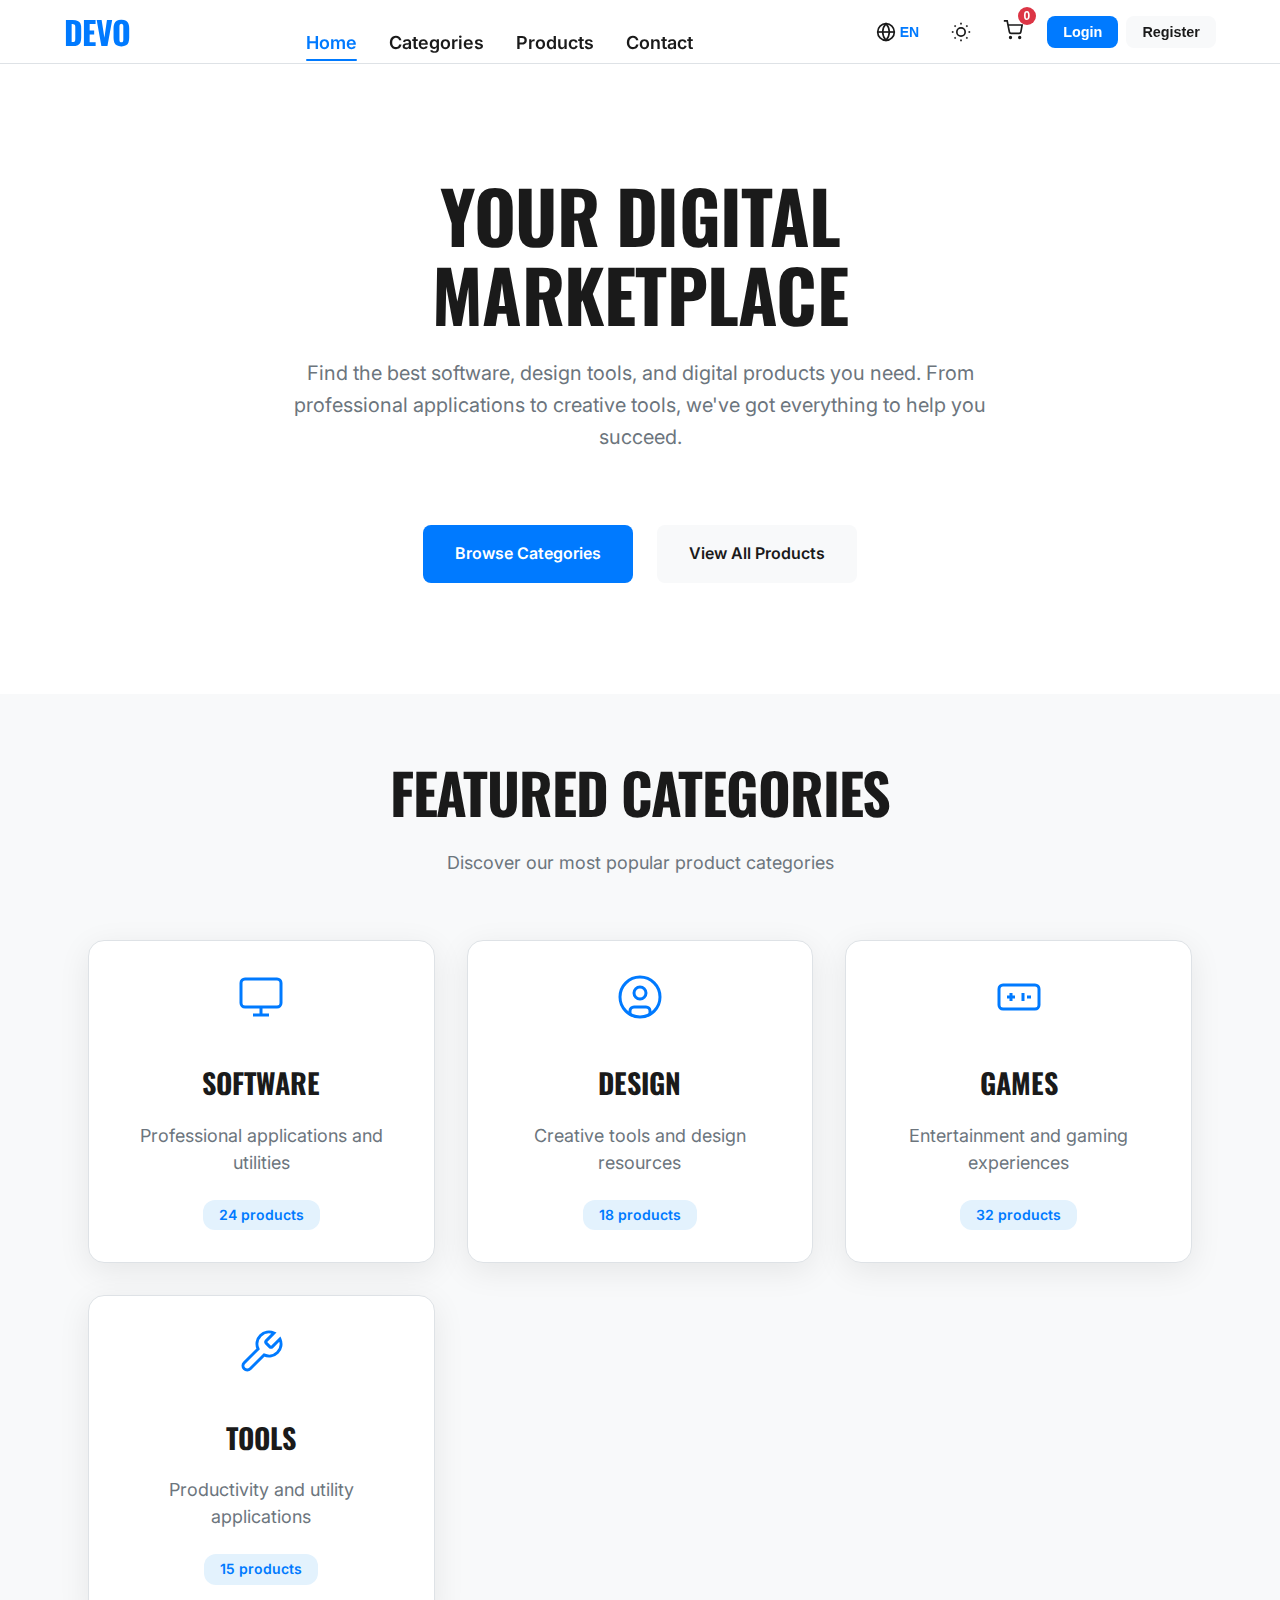
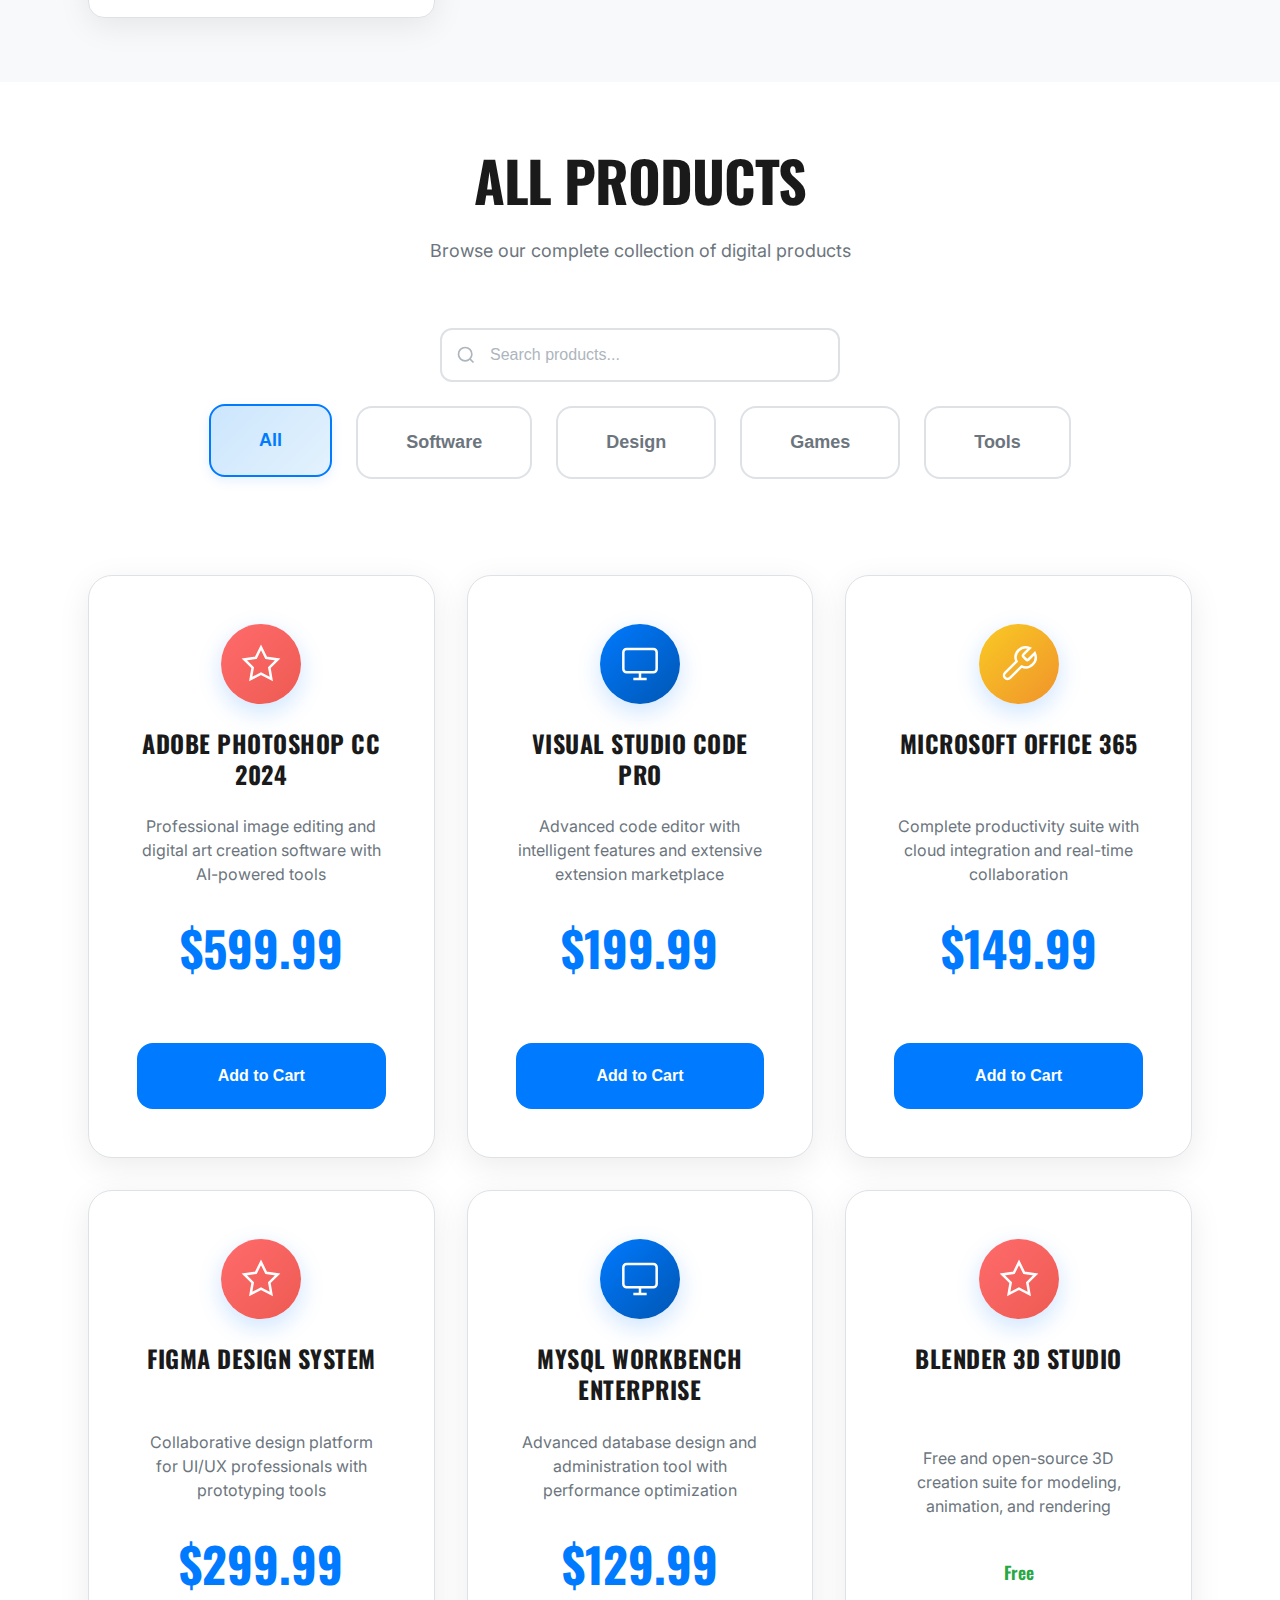
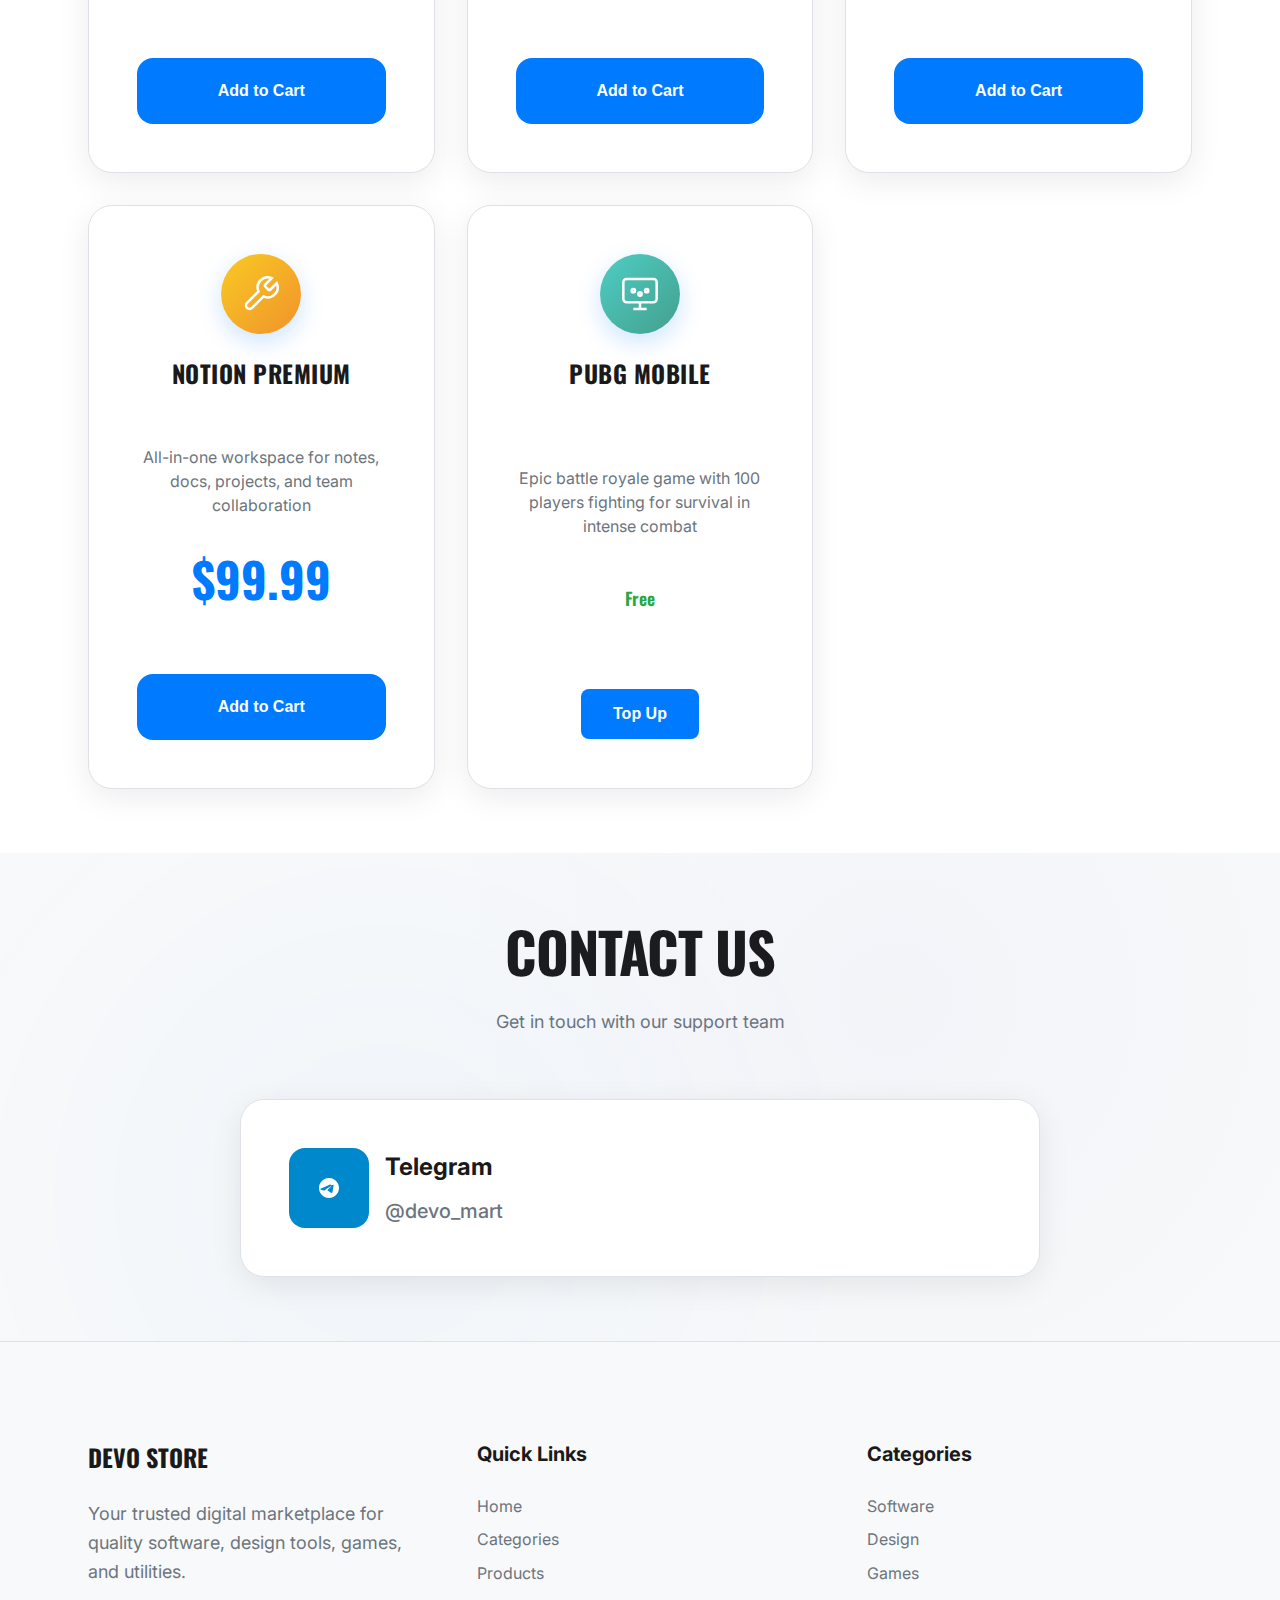
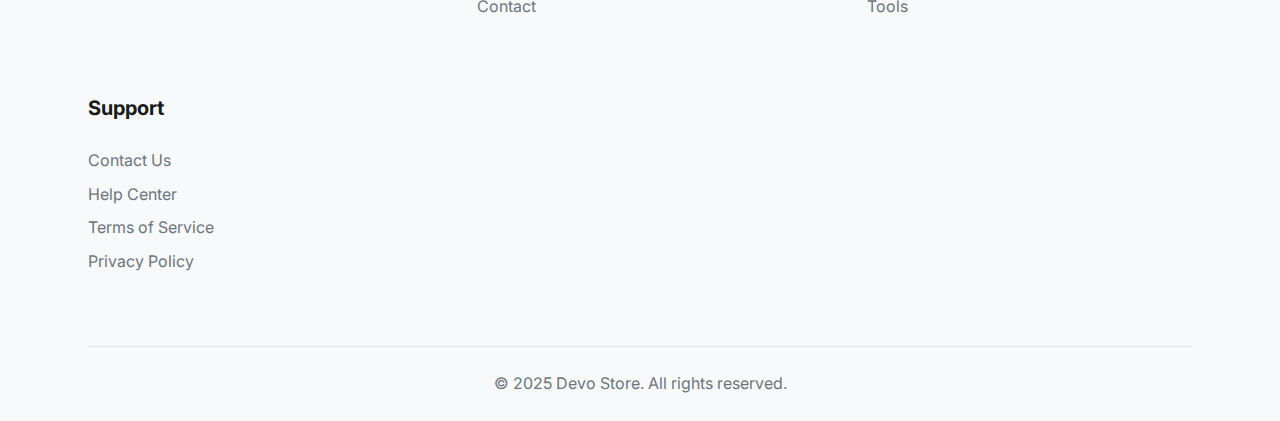
<file: index.html>
<!DOCTYPE html>
<html lang="en">
<head>
    <meta charset="UTF-8">
    <meta name="viewport" content="width=device-width, initial-scale=1.0, maximum-scale=5.0, user-scalable=yes, viewport-fit=cover">
    <meta name="theme-color" content="#007aff">
    <meta name="apple-mobile-web-app-capable" content="yes">
    <meta name="apple-mobile-web-app-status-bar-style" content="default">
    <meta name="apple-mobile-web-app-title" content="Devo Store">
    <meta name="mobile-web-app-capable" content="yes">
    <meta name="format-detection" content="telephone=no">
    <meta name="description" content="Devo Store - Professional Digital Marketplace for Software, Design Tools, Games, and Productivity Apps. Buy, download, and rate digital products with secure payment options including Vodafone Cash, Orange Cash, Etisalat Cash, Visa, and PayPal.">
    <meta name="keywords" content="devo, mart, buy, purchase, store, digital marketplace, software, design tools, games, productivity apps, e-commerce, digital products, download, ratings, reviews, payment methods, vodafone cash, orange cash, etisalat cash, visa, paypal">
    <meta name="author" content="Devo Store">
    <meta name="robots" content="index, follow, max-image-preview:large, max-snippet:-1, max-video-preview:-1">
    <meta name="language" content="English">
    <meta name="revisit-after" content="7 days">
    <meta name="rating" content="General">
    <meta name="distribution" content="Global">
    <meta name="coverage" content="Worldwide">
    <meta name="target" content="all">
    <meta name="HandheldFriendly" content="true">
    <meta name="format-detection" content="telephone=no, email=no, address=no">
    
    <!-- Open Graph / Facebook -->
    <meta property="og:type" content="website">
    <meta property="og:url" content="https://othmandevo.github.io/devo/">
    <meta property="og:title" content="Devo Store - Professional Digital Marketplace">
    <meta property="og:description" content="Your trusted digital marketplace for quality software, design tools, games, and utilities. Secure payments, instant downloads, and user ratings.">
    <meta property="og:image" content="https://via.placeholder.com/1200x630/007aff/ffffff?text=Devo+Store">
    <meta property="og:site_name" content="Devo Store">
    
    <!-- Twitter -->
    <meta property="twitter:card" content="summary_large_image">
    <meta property="twitter:url" content="https://othmandevo.github.io/devo/">
    <meta property="twitter:title" content="Devo Store - Professional Digital Marketplace">
    <meta property="twitter:description" content="Your trusted digital marketplace for quality software, design tools, games, and utilities.">
    <meta property="twitter:image" content="https://via.placeholder.com/1200x630/007aff/ffffff?text=Devo+Store">
    
    <!-- Canonical URL -->
    <link rel="canonical" href="https://othmandevo.github.io/devo/">
    
    <title>Devo Store - Professional Digital Marketplace | Buy Software, Design Tools & Games</title>
    <link rel="stylesheet" href="style.css">
    <link rel="icon" type="image/x-icon" href="data:image/svg+xml,<svg xmlns='http://www.w3.org/2000/svg' viewBox='0 0 100 100'><text y='.9em' font-size='90'>🛒</text></svg>">
    <link rel="manifest" href="data:application/manifest+json,{&quot;name&quot;:&quot;Devo Store&quot;,&quot;short_name&quot;:&quot;Devo&quot;,&quot;description&quot;:&quot;Digital Marketplace&quot;,&quot;start_url&quot;:&quot;/&quot;,&quot;display&quot;:&quot;standalone&quot;,&quot;theme_color&quot;:&quot;#007aff&quot;,&quot;background_color&quot;:&quot;#ffffff&quot;}">
    <link rel="preconnect" href="https://fonts.googleapis.com">
    <link rel="preconnect" href="https://fonts.gstatic.com" crossorigin>
    <link href="https://fonts.googleapis.com/css2?family=Inter:wght@300;400;500;600;700&family=Oswald:wght@200;300;400;500;600;700&display=swap" rel="stylesheet">
    
    <!-- Theme Script - Prevents Flash of Incorrect Theme -->
    <script>
        (function() {
            try {
                const theme = localStorage.getItem('theme') || 'light';
                const language = localStorage.getItem('language') || 'en';
                
                // Apply theme immediately
                document.documentElement.setAttribute('data-theme', theme);
                document.documentElement.setAttribute('data-lang', language);
                
                // Add fonts-loaded class when fonts are ready
                if (document.fonts && document.fonts.ready) {
                    document.fonts.ready.then(function() {
                        document.body.classList.remove('fonts-loading');
                        document.body.classList.add('fonts-loaded');
                    }).catch(function() {
                        // If font loading fails, still remove loading class
                        document.body.classList.remove('fonts-loading');
                        document.body.classList.add('fonts-loaded');
                    });
                } else {
                    // Fallback for browsers that don't support Font Loading API
                    setTimeout(function() {
                        document.body.classList.remove('fonts-loading');
                        document.body.classList.add('fonts-loaded');
                    }, 200);
                }
            } catch (e) {
                // Fallback if localStorage is not available
                document.documentElement.setAttribute('data-theme', 'light');
                document.documentElement.setAttribute('data-lang', 'en');
                document.body.classList.remove('fonts-loading');
                document.body.classList.add('fonts-loaded');
            }
        })();
    </script>
</head>
<body class="fonts-loading">

    
    <!-- Navigation -->
    <nav class="navbar">
        <div class="nav-container">
            <div class="nav-brand">
                <h1>Devo</h1>
            </div>
            <ul class="nav-menu">
                <li class="nav-item">
                    <a href="#home" class="nav-link active" data-translate="nav.home">Home</a>
                </li>
                <li class="nav-item">
                    <a href="#categories" class="nav-link" data-translate="nav.categories">Categories</a>
                </li>
                <li class="nav-item">
                    <a href="#products" class="nav-link" data-translate="nav.products">Products</a>
                </li>
                <li class="nav-item">
                    <a href="#contact" class="nav-link" data-translate="nav.contact">Contact</a>
                </li>
            </ul>
            <div class="nav-actions">
                <div class="language-dropdown" id="languageDropdown">
                    <button class="language-toggle" id="languageToggle" aria-label="Change language">
                        <svg width="20" height="20" viewBox="0 0 24 24" fill="none" stroke="currentColor" stroke-width="2">
                            <circle cx="12" cy="12" r="10"></circle>
                            <path d="M2 12h20"></path>
                            <path d="M12 2a15.3 15.3 0 0 1 4 10 15.3 15.3 0 0 1-4 10 15.3 15.3 0 0 1-4-10 15.3 15.3 0 0 1 4-10z"></path>
                        </svg>
                        <span class="current-language" id="currentLanguage">EN</span>
                    </button>
                    <div class="language-menu" id="languageMenu">
                        <div class="language-option" data-lang="en">
                            <span class="language-flag">🇺🇸</span>
                            <span class="language-name">English</span>
                        </div>
                        <div class="language-option" data-lang="ar">
                            <span class="language-flag">🇸🇦</span>
                            <span class="language-name">العربية</span>
                        </div>
                        <div class="language-option" data-lang="de">
                            <span class="language-flag">🇩🇪</span>
                            <span class="language-name">Deutsch</span>
                        </div>
                        <div class="language-option" data-lang="fr">
                            <span class="language-flag">🇫🇷</span>
                            <span class="language-name">Français</span>
                        </div>
                        <div class="language-option" data-lang="ja">
                            <span class="language-flag">🇯🇵</span>
                            <span class="language-name">日本語</span>
                        </div>
                        <div class="language-option" data-lang="zh">
                            <span class="language-flag">🇨🇳</span>
                            <span class="language-name">中文</span>
                        </div>
                    </div>
                </div>
                <button class="theme-toggle" id="themeToggle" aria-label="Toggle dark mode">
                    <!-- Sun icon for light mode -->
                    <svg class="theme-icon sun-icon" width="20" height="20" viewBox="0 0 24 24" fill="none" stroke="currentColor" stroke-width="2">
                        <circle cx="12" cy="12" r="5"></circle>
                        <line x1="12" y1="1" x2="12" y2="3"></line>
                        <line x1="12" y1="21" x2="12" y2="23"></line>
                        <line x1="4.22" y1="4.22" x2="5.64" y2="5.64"></line>
                        <line x1="18.36" y1="18.36" x2="19.78" y2="19.78"></line>
                        <line x1="1" y1="12" x2="3" y2="12"></line>
                        <line x1="21" y1="12" x2="23" y2="12"></line>
                        <line x1="4.22" y1="19.78" x2="5.64" y2="18.36"></line>
                        <line x1="18.36" y1="5.64" x2="19.78" y2="4.22"></line>
                    </svg>
                    <!-- Moon icon for dark mode -->
                    <svg class="theme-icon moon-icon" width="20" height="20" viewBox="0 0 24 24" fill="none" stroke="currentColor" stroke-width="2">
                        <path d="M21 12.79A9 9 0 1 1 11.21 3 7 7 0 0 0 21 12.79z"></path>
                    </svg>
                </button>
                <button class="cart-toggle" id="cartToggle" aria-label="Open cart">
                    <svg width="20" height="20" viewBox="0 0 24 24" fill="none" stroke="currentColor" stroke-width="2">
                        <circle cx="9" cy="21" r="1"></circle>
                        <circle cx="20" cy="21" r="1"></circle>
                        <path d="M1 1h4l2.68 13.39a2 2 0 0 0 2 1.61h9.72a2 2 0 0 0 2-1.61L23 6H6"></path>
                    </svg>
                    <span class="cart-count" id="cartCount">0</span>
                </button>
                <button class="mobile-menu-toggle" id="mobileMenuToggle" aria-label="Toggle mobile menu">
                    <span></span>
                    <span></span>
                    <span></span>
                </button>
                <!-- Auth buttons will be dynamically added here by JavaScript -->
            </div>
        </div>
    </nav>

    <!-- Enhanced Cart Modal -->
    <div class="cart-sidebar" id="cartSidebar">
        <div class="cart-modal-content">
            <div class="cart-header">
                <h2 data-translate="cart.title">Shopping Cart</h2>
                <button class="cart-close" id="cartClose" aria-label="Close cart">
                    <svg width="20" height="20" viewBox="0 0 24 24" fill="none" stroke="currentColor" stroke-width="2">
                        <line x1="18" y1="6" x2="6" y2="18"></line>
                        <line x1="6" y1="6" x2="18" y2="18"></line>
                    </svg>
                </button>
            </div>
            <div class="cart-items" id="cartItems">
                <!-- Cart items will be dynamically added here -->
            </div>
            <div class="cart-footer">
                <div class="cart-total">
                    <span>Total:</span>
                    <span class="cart-total-amount" id="cartTotal">$0.00</span>
                </div>
                <div class="payment-methods">
                    <h4>Payment Methods</h4>
                    <div class="payment-icons">
                        <div class="payment-icon" title="Vodafone Cash">
                            <svg width="24" height="24" viewBox="0 0 24 24" fill="none" stroke="currentColor" stroke-width="2">
                                <rect x="2" y="4" width="20" height="16" rx="2" ry="2"></rect>
                                <line x1="12" y1="8" x2="12" y2="16"></line>
                                <line x1="8" y1="12" x2="16" y2="12"></line>
                            </svg>
                        </div>
                        <div class="payment-icon" title="Orange Cash">
                            <svg width="24" height="24" viewBox="0 0 24 24" fill="none" stroke="currentColor" stroke-width="2">
                                <circle cx="12" cy="12" r="10"></circle>
                                <path d="M8 14s1.5 2 4 2 4-2 4-2"></path>
                                <line x1="9" y1="9" x2="9.01" y2="9"></line>
                                <line x1="15" y1="9" x2="15.01" y2="9"></line>
                            </svg>
                        </div>
                        <div class="payment-icon" title="Etisalat Cash">
                            <svg width="24" height="24" viewBox="0 0 24 24" fill="none" stroke="currentColor" stroke-width="2">
                                <path d="M12 2L2 7l10 5 10-5-10-5z"></path>
                                <path d="M2 17l10 5 10-5"></path>
                                <path d="M2 12l10 5 10-5"></path>
                            </svg>
                        </div>
                        <div class="payment-icon" title="Visa">
                            <svg width="24" height="24" viewBox="0 0 24 24" fill="none" stroke="currentColor" stroke-width="2">
                                <rect x="2" y="6" width="20" height="12" rx="2" ry="2"></rect>
                                <line x1="6" y1="10" x2="10" y2="10"></line>
                                <line x1="14" y1="10" x2="18" y2="10"></line>
                            </svg>
                        </div>
                        <div class="payment-icon" title="PayPal">
                            <svg width="24" height="24" viewBox="0 0 24 24" fill="none" stroke="currentColor" stroke-width="2">
                                <path d="M17.5 8.5c0 2.5-2 4.5-4.5 4.5s-4.5-2-4.5-4.5S10.5 4 13 4s4.5 2 4.5 4.5z"></path>
                                <path d="M13 12.5c-2.5 0-4.5-2-4.5-4.5S10.5 3.5 13 3.5s4.5 2 4.5 4.5S15.5 12.5 13 12.5z"></path>
                            </svg>
                        </div>
                    </div>
                </div>
                <button class="checkout-btn" id="checkoutBtn">Proceed to Checkout</button>
            </div>
        </div>
    </div>

    <!-- Main Content -->
    <main class="main-content" id="main-content">
        <!-- Hero Section -->
        <section id="home" class="hero-section">
            <div class="hero-container">
                <div class="hero-content">
                    <h1 class="hero-title">Your Digital Marketplace</h1>
                    <p class="hero-description">Find the best software, design tools, and digital products you need. From professional applications to creative tools, we've got everything to help you succeed.</p>
                    <div class="hero-actions">
                        <a href="#categories" class="btn btn-primary">Browse Categories</a>
                        <a href="#products" class="btn btn-secondary">View All Products</a>
                    </div>
                </div>
            </div>
        </section>

        <!-- Featured Categories Section -->
        <section id="categories" class="categories-section">
            <div class="container">
                <div class="section-header">
                    <h2>Featured Categories</h2>
                    <p>Discover our most popular product categories</p>
                </div>
                <div class="categories-grid">
                    <div class="category-card" data-category="software">
                        <div class="category-icon">
                            <svg width="48" height="48" viewBox="0 0 24 24" fill="none" stroke="currentColor" stroke-width="1.5">
                                <rect x="2" y="3" width="20" height="14" rx="2" ry="2"></rect>
                                <line x1="8" y1="21" x2="16" y2="21"></line>
                                <line x1="12" y1="17" x2="12" y2="21"></line>
                            </svg>
                        </div>
                        <h3>Software</h3>
                        <p>Professional applications and utilities</p>
                        <span class="category-count">24 products</span>
                    </div>
                    <div class="category-card" data-category="design">
                        <div class="category-icon">
                            <svg width="48" height="48" viewBox="0 0 24 24" fill="none" stroke="currentColor" stroke-width="1.5">
                                <circle cx="12" cy="12" r="10"></circle>
                                <circle cx="12" cy="10" r="3"></circle>
                                <path d="M7 20.662V19a2 2 0 0 1 2-2h6a2 2 0 0 1 2 2v1.662"></path>
                            </svg>
                        </div>
                        <h3>Design</h3>
                        <p>Creative tools and design resources</p>
                        <span class="category-count">18 products</span>
                    </div>
                    <div class="category-card" data-category="games">
                        <div class="category-icon">
                            <svg width="48" height="48" viewBox="0 0 24 24" fill="none" stroke="currentColor" stroke-width="1.5">
                                <rect x="2" y="6" width="20" height="12" rx="2" ry="2"></rect>
                                <line x1="6" y1="12" x2="10" y2="12"></line>
                                <line x1="8" y1="10" x2="8" y2="14"></line>
                                <line x1="14" y1="10" x2="14" y2="14"></line>
                                <line x1="16" y1="12" x2="18" y2="12"></line>
                            </svg>
                        </div>
                        <h3>Games</h3>
                        <p>Entertainment and gaming experiences</p>
                        <span class="category-count">32 products</span>
                    </div>
                    <div class="category-card" data-category="tools">
                        <div class="category-icon">
                            <svg width="48" height="48" viewBox="0 0 24 24" fill="none" stroke="currentColor" stroke-width="1.5">
                                <path d="M14.7 6.3a1 1 0 0 0 0 1.4l1.6 1.6a1 1 0 0 0 1.4 0l3.77-3.77a6 6 0 0 1-7.94 7.94l-6.91 6.91a2.12 2.12 0 0 1-3-3l6.91-6.91a6 6 0 0 1 7.94-7.94l-3.76 3.76z"></path>
                            </svg>
                        </div>
                        <h3>Tools</h3>
                        <p>Productivity and utility applications</p>
                        <span class="category-count">15 products</span>
                    </div>
                </div>
            </div>
        </section>

        <!-- Enhanced Products Section -->
        <section id="products" class="products-section">
            <div class="container">
                <div class="section-header">
                    <h2>All Products</h2>
                    <p>Browse our complete collection of digital products</p>
                </div>
                <div class="products-filter">
                    <div class="search-container">
                        <input type="text" id="productSearch" placeholder="Search products..." class="search-input">
                        <svg class="search-icon" width="20" height="20" viewBox="0 0 24 24" fill="none" stroke="currentColor" stroke-width="2">
                            <circle cx="11" cy="11" r="8"></circle>
                            <path d="m21 21-4.35-4.35"></path>
                        </svg>
                    </div>
                    <div class="filter-buttons">
                        <button class="filter-btn active" data-filter="all">All</button>
                        <button class="filter-btn" data-filter="software">Software</button>
                        <button class="filter-btn" data-filter="design">Design</button>
                        <button class="filter-btn" data-filter="games">Games</button>
                        <button class="filter-btn" data-filter="tools">Tools</button>
                    </div>
                </div>
                <div class="products-grid" id="productsGrid">
                    <!-- Products will be dynamically generated with ratings and downloads -->
                </div>
            </div>
        </section>

        <!-- Contact Section -->
        <section id="contact" class="contact-section">
            <div class="container">
                <div class="section-header">
                    <h2>Contact Us</h2>
                    <p>Get in touch with our support team</p>
                </div>
                <div class="contact-content">
                    <div class="contact-info">
                        <div class="contact-item telegram-contact">
                            <a href="https://t.me/devo_mart" target="_blank" class="contact-link">
                                <div class="contact-icon telegram-icon">
                                    <svg width="24" height="24" viewBox="0 0 24 24" fill="currentColor">
                                        <path d="M12 2C6.48 2 2 6.48 2 12s4.48 10 10 10 10-4.48 10-10S17.52 2 12 2zm4.64 6.8c-.15 1.58-.8 5.42-1.13 7.19-.14.75-.42 1-.68 1.03-.58.05-1.02-.38-1.58-.75-.88-.58-1.38-.94-2.23-1.5-.99-.65-.35-1.01.22-1.59.15-.15 2.71-2.48 2.76-2.69.01-.03.01-.14-.07-.2-.08-.06-.19-.04-.27-.02-.12.02-1.96 1.25-5.54 3.69-.52.36-1 .53-1.42.52-.47-.01-1.37-.26-2.03-.48-.82-.27-1.47-.42-1.42-.88.03-.24.27-.48.74-.74 2.87-1.25 4.79-2.09 5.76-2.5 2.7-1.15 3.26-1.36 3.63-1.36.08 0 .27.02.39.12.1.08.13.19.14.27-.01.06.01.24 0 .38z"/>
                                    </svg>
                                </div>
                                <div>
                                    <h3>Telegram</h3>
                                    <p>@devo_mart</p>
                                </div>
                            </a>
                        </div>
                    </div>
                </div>
            </div>
        </section>
    </main>

    <!-- Footer -->
    <footer class="footer">
        <div class="container">
            <div class="footer-content">
                <div class="footer-section">
                    <h3>Devo Store</h3>
                    <p>Your trusted digital marketplace for quality software, design tools, games, and utilities.</p>
                </div>
                <div class="footer-section">
                    <h4>Quick Links</h4>
                    <ul>
                        <li><a href="#home">Home</a></li>
                        <li><a href="#categories">Categories</a></li>
                        <li><a href="#products">Products</a></li>
                        <li><a href="#contact">Contact</a></li>
                    </ul>
                </div>
                <div class="footer-section">
                    <h4>Categories</h4>
                    <ul>
                        <li><a href="#products" data-filter="software">Software</a></li>
                        <li><a href="#products" data-filter="design">Design</a></li>
                        <li><a href="#products" data-filter="games">Games</a></li>
                        <li><a href="#products" data-filter="tools">Tools</a></li>
                    </ul>
                </div>
                <div class="footer-section">
                    <h4>Support</h4>
                    <ul>
                        <li><a href="#contact">Contact Us</a></li>
                        <li><a href="#contact">Help Center</a></li>
                        <li><a href="#contact">Terms of Service</a></li>
                        <li><a href="#contact">Privacy Policy</a></li>
                    </ul>
                </div>
            </div>
            <div class="footer-bottom">
                <p>&copy; 2025 Devo Store. All rights reserved.</p>
            </div>
        </div>
    </footer>

    <!-- Loading Overlay -->
    <div class="loading-overlay" id="loadingOverlay">
        <div class="loading-spinner"></div>
    </div>

    <!-- Notification Toast -->
    <div class="toast-container" id="toastContainer"></div>

    <script src="script.js"></script>
    
    <!-- JSON-LD Structured Data -->
    <script type="application/ld+json">
    {
        "@context": "https://schema.org",
        "@type": "WebSite",
        "name": "Devo Store",
        "description": "Professional Digital Marketplace for Software, Design Tools, Games, and Productivity Apps",
        "url": "https://othmandevo.github.io/devo/",
        "potentialAction": {
            "@type": "SearchAction",
            "target": "https://othmandevo.github.io/devo/#products",
            "query-input": "required name=search_term_string"
        },
        "publisher": {
            "@type": "Organization",
            "name": "Devo Store",
            "url": "https://othmandevo.github.io/devo/"
        }
    }
    </script>
    
    <script type="application/ld+json">
    {
        "@context": "https://schema.org",
        "@type": "Store",
        "name": "Devo Store",
        "description": "Digital marketplace for software, design tools, games, and productivity applications",
        "url": "https://othmandevo.github.io/devo/",
        "telephone": "+1234567890",
        "address": {
            "@type": "PostalAddress",
            "addressCountry": "US"
        },
        "paymentAccepted": [
            "Vodafone Cash",
            "Orange Cash", 
            "Etisalat Cash",
            "Visa",
            "PayPal"
        ],
        "currenciesAccepted": "USD",
        "hasOfferCatalog": {
            "@type": "OfferCatalog",
            "name": "Digital Products",
            "itemListElement": [
                {
                    "@type": "Offer",
                    "itemOffered": {
                        "@type": "SoftwareApplication",
                        "name": "Adobe Photoshop CC 2024",
                        "description": "Professional image editing and digital art creation software",
                        "applicationCategory": "DesignApplication",
                        "operatingSystem": "Windows, macOS",
                        "offers": {
                            "@type": "Offer",
                            "price": "599.99",
                            "priceCurrency": "USD"
                        }
                    }
                },
                {
                    "@type": "Offer", 
                    "itemOffered": {
                        "@type": "SoftwareApplication",
                        "name": "Visual Studio Code Pro",
                        "description": "Advanced code editor with intelligent features",
                        "applicationCategory": "DeveloperApplication",
                        "operatingSystem": "Windows, macOS, Linux",
                        "offers": {
                            "@type": "Offer",
                            "price": "199.99",
                            "priceCurrency": "USD"
                        }
                    }
                }
            ]
        }
    }
    </script>
</body>
</html>
</file>
<file: style.css>
/* ========================================
   DEVO STORE - CLEAN & SIMPLE CSS
   ======================================== */

/* CSS Variables for Theme Support */
:root {
    /* Viewport Dimensions */
    --viewport-width: 100vw;
    --viewport-height: 100vh;
    
    /* Light Mode Colors */
    --primary-color: #007aff;
    --primary-hover: #0056cc;
    --primary-light: #e3f2fd;
    --secondary-color: #5856d6;
    --secondary-hover: #4a4ac4;
    --background-color: #ffffff;
    --surface-color: #f8f9fa;
    --surface-hover: #e9ecef;
    --card-color: #ffffff;
    --text-primary: #1a1a1a;
    --text-secondary: #6c757d;
    --text-tertiary: #adb5bd;
    --border-color: #dee2e6;
    --border-hover: #ced4da;
    --shadow-color: rgba(0, 0, 0, 0.08);
    --shadow-color-strong: rgba(0, 0, 0, 0.12);
    --shadow-color-soft: rgba(0, 0, 0, 0.04);
    --success-color: #28a745;
    --success-light: #d4edda;
    --warning-color: #ffc107;
    --warning-light: #fff3cd;
    --error-color: #dc3545;
    --error-light: #f8d7da;
    --info-color: #17a2b8;
    --info-light: #d1ecf1;
    
    /* Typography */
    --font-family: 'Inter', -apple-system, BlinkMacSystemFont, 'Segoe UI', 'Roboto', 'Oxygen', 'Ubuntu', 'Cantarell', 'Fira Sans', 'Droid Sans', 'Helvetica Neue', sans-serif;
    --font-family-bold: 'Oswald', 'Inter', -apple-system, BlinkMacSystemFont, 'Segoe UI', 'Roboto', 'Oxygen', 'Ubuntu', 'Cantarell', 'Fira Sans', 'Droid Sans', 'Helvetica Neue', sans-serif;
    
    /* Spacing */
    --spacing-xs: 0.25rem;
    --spacing-sm: 0.5rem;
    --spacing-md: 1rem;
    --spacing-lg: 1.5rem;
    --spacing-xl: 2rem;
    --spacing-2xl: 3rem;
    --spacing-3xl: 4rem;
    --spacing-4xl: 6rem;
    
    /* Border Radius */
    --radius-xs: 0.25rem;
    --radius-sm: 0.375rem;
    --radius-md: 0.5rem;
    --radius-lg: 0.75rem;
    --radius-xl: 1rem;
    --radius-2xl: 1.5rem;
    --radius-3xl: 2rem;
    
    /* Transitions */
    --transition-fast: 0.15s ease;
    --transition-normal: 0.3s ease;
    --transition-slow: 0.5s ease;
    --transition-resize: 0.2s ease-out;
    
    /* Layout */
    --container-max-width: 1200px;
    --navbar-height: 4rem;
    --cart-width: 400px;
    
    /* Accessibility */
    --focus-outline: 2px solid var(--primary-color);
    --focus-outline-offset: 2px;
    --focus-ring: 0 0 0 var(--focus-outline-offset) var(--primary-color);
}

/* Dark Mode Colors */
[data-theme="dark"] {
    --background-color: #000000;
    --surface-color: #0a0a0a;
    --surface-hover: #1a1a1a;
    --card-color: #0f0f0f;
    --text-primary: #ffffff;
    --text-secondary: #888888;
    --text-tertiary: #555555;
    --border-color: #222222;
    --border-hover: #333333;
    --shadow-color: rgba(0, 0, 0, 0.4);
    --shadow-color-strong: rgba(0, 0, 0, 0.6);
    --shadow-color-soft: rgba(0, 0, 0, 0.3);
    --primary-light: #0a1a2a;
    --success-light: #0a1a0a;
    --warning-light: #2a1a0a;
    --error-light: #2a0a0a;
    --info-light: #0a1a2a;
}

/* Font Loading Strategy */
@font-face {
    font-family: 'Inter';
    font-style: normal;
    font-weight: 300 700;
    font-display: block;
    src: url('https://fonts.gstatic.com/s/inter/v12/UcCO3FwrK3iLTeHuS_fvQtMwCp50KnMw2boKoduKmMEVuLyfAZ9hiA.woff2') format('woff2');
    unicode-range: U+0000-00FF, U+0131, U+0152-0153, U+02BB-02BC, U+02C6, U+02DA, U+02DC, U+2000-206F, U+2074, U+20AC, U+2122, U+2191, U+2193, U+2212, U+2215, U+FEFF, U+FFFD;
}

/* Prevent font loading layout shift */
.fonts-loaded {
    font-family: var(--font-family);
}

/* Smooth scrolling for better UX */
html {
    scroll-behavior: smooth;
}

/* Focus indicators for accessibility */
*:focus {
    outline: 2px solid var(--primary-color);
    outline-offset: 2px;
}

/* Selection styling */
::selection {
    background-color: var(--primary-light);
    color: var(--primary-color);
}

/* Custom scrollbar */
::-webkit-scrollbar {
    width: 8px;
}

::-webkit-scrollbar-track {
    background: var(--surface-color);
}

::-webkit-scrollbar-thumb {
    background: var(--border-color);
    border-radius: 4px;
}

::-webkit-scrollbar-thumb:hover {
    background: var(--primary-color);
}

.fonts-loading {
    font-family: 'Inter', -apple-system, BlinkMacSystemFont, 'Segoe UI', 'Roboto', 'Oxygen', 'Ubuntu', 'Cantarell', 'Fira Sans', 'Droid Sans', 'Helvetica Neue', sans-serif;
    font-display: swap;
}

/* Theme application handled by inline script */

/* Base Styles */
* {
    margin: 0;
    padding: 0;
    box-sizing: border-box;
}

/* Accessibility Focus Styles */
*:focus {
    outline: var(--focus-outline);
    outline-offset: var(--focus-outline-offset);
}

*:focus:not(:focus-visible) {
    outline: none;
}

*:focus-visible {
    outline: var(--focus-outline);
    outline-offset: var(--focus-outline-offset);
}

/* Skip to main content link for screen readers */
.skip-link {
    position: absolute;
    top: -40px;
    left: 6px;
    background: var(--primary-color);
    color: white;
    padding: 8px;
    text-decoration: none;
    border-radius: var(--radius-sm);
    z-index: 10000;
    transition: top 0.3s;
}

.skip-link:focus {
    top: 6px;
}

*:focus {
    outline: 2px solid var(--primary-color);
    outline-offset: 2px;
}

*:focus:not(:focus-visible) {
    outline: none;
}

html {
    scroll-behavior: smooth;
    font-size: 16px;
    -webkit-font-smoothing: antialiased;
    -moz-osx-font-smoothing: grayscale;
    text-rendering: optimizeLegibility;
}

body {
    font-family: 'Inter', var(--font-family);
    font-size: 1rem;
    line-height: 1.6;
    color: var(--text-primary);
    background-color: var(--background-color);
    transition: background-color var(--transition-normal), color var(--transition-normal);
    overflow-x: hidden;
    min-height: 100vh;
    font-synthesis: none;
    text-rendering: optimizeLegibility;
    -webkit-font-feature-settings: 'kern' 1;
    font-feature-settings: 'kern' 1;
    -webkit-text-size-adjust: 100%;
    -ms-text-size-adjust: 100%;
}

/* Container */
.container {
    max-width: var(--container-max-width);
    margin: 0 auto;
    padding: 0 var(--spacing-lg);
}

/* Navigation */
.navbar {
    position: fixed;
    top: 0;
    left: 0;
    right: 0;
    height: var(--navbar-height);
    background-color: rgba(255, 255, 255, 0.7);
    backdrop-filter: blur(25px);
    -webkit-backdrop-filter: blur(25px);
    border-bottom: 1px solid var(--border-color);
    z-index: 1000;
    transition: all var(--transition-normal);
}

[data-theme="dark"] .navbar {
    background-color: rgba(0, 0, 0, 0.7);
    backdrop-filter: blur(25px);
    -webkit-backdrop-filter: blur(25px);
    border-bottom-color: var(--border-color);
}

.nav-container {
    display: flex;
    align-items: center;
    justify-content: space-between;
    height: 100%;
    max-width: var(--container-max-width);
    margin: 0 auto;
    padding: 0 var(--spacing-lg);
}

.nav-brand h1 {
    font-family: var(--font-family-bold);
    font-size: 2rem;
    font-weight: 900;
    color: var(--primary-color);
    letter-spacing: -0.02em;
    text-transform: uppercase;
}

.nav-menu {
    display: flex;
    list-style: none;
    gap: var(--spacing-xl);
}

.nav-link {
    text-decoration: none;
    color: var(--text-primary);
    font-weight: 600;
    font-size: 1.125rem;
    transition: color var(--transition-fast);
    position: relative;
}

.nav-link:hover,
.nav-link.active {
    color: var(--primary-color);
}

.nav-link.active::after {
    content: '';
    position: absolute;
    bottom: -8px;
    left: 0;
    right: 0;
    height: 2px;
    background-color: var(--primary-color);
    border-radius: 1px;
}

.nav-actions {
    display: flex;
    align-items: center;
    gap: var(--spacing-md);
}

/* Language Dropdown */
.language-dropdown {
    position: relative;
}

.language-toggle {
    background: none;
    border: none;
    color: var(--text-primary);
    cursor: pointer;
    padding: var(--spacing-sm);
    border-radius: var(--radius-md);
    transition: all var(--transition-fast);
    display: flex;
    align-items: center;
    gap: var(--spacing-xs);
    font-weight: 600;
    font-size: 0.875rem;
}

.language-toggle:hover {
    background-color: var(--surface-hover);
    color: var(--primary-color);
}

.current-language {
    font-weight: 700;
    color: var(--primary-color);
}

.language-menu {
    position: absolute;
    top: 100%;
    right: 0;
    background-color: var(--card-color);
    border: 1px solid var(--border-color);
    border-radius: var(--radius-lg);
    box-shadow: 0 8px 25px var(--shadow-color-strong);
    min-width: 180px;
    z-index: 1002;
    opacity: 0;
    visibility: hidden;
    transform: translateY(-10px);
    transition: all var(--transition-fast);
    margin-top: var(--spacing-sm);
}

.language-dropdown.open .language-menu {
    opacity: 1;
    visibility: visible;
    transform: translateY(0);
}

.language-option {
    display: flex;
    align-items: center;
    gap: var(--spacing-sm);
    padding: var(--spacing-md) var(--spacing-lg);
    cursor: pointer;
    transition: all var(--transition-fast);
    border-bottom: 1px solid var(--border-color);
}

.language-option:last-child {
    border-bottom: none;
}

.language-option:hover {
    background-color: var(--surface-hover);
    color: var(--primary-color);
}

.language-option.active {
    background-color: var(--primary-light);
    color: var(--primary-color);
}

.language-flag {
    font-size: 1.25rem;
}

.language-name {
    font-weight: 500;
    font-size: 0.875rem;
}

/* Buttons */
.btn {
    display: inline-flex;
    align-items: center;
    justify-content: center;
    padding: var(--spacing-md) var(--spacing-xl);
    border: none;
    border-radius: var(--radius-md);
    font-weight: 600;
    font-size: 1rem;
    text-decoration: none;
    cursor: pointer;
    transition: all var(--transition-fast);
    background-color: var(--primary-color);
    color: white;
}

.btn:hover {
    background-color: var(--primary-hover);
    transform: translateY(-1px);
    box-shadow: 0 4px 12px rgba(0, 122, 255, 0.2);
}

.btn:active {
    transform: translateY(0);
    box-shadow: 0 2px 6px rgba(0, 122, 255, 0.2);
}

.btn-secondary {
    background-color: var(--surface-color);
    color: var(--text-primary);
}

.btn-secondary:hover {
    background-color: var(--surface-hover);
    box-shadow: 0 8px 25px var(--shadow-color-strong);
}

.theme-toggle,
.cart-toggle,
.mobile-menu-toggle {
    background: none;
    border: none;
    color: var(--text-primary);
    cursor: pointer;
    padding: var(--spacing-sm);
    border-radius: var(--radius-md);
    transition: all var(--transition-fast);
    position: relative;
}

/* Theme toggle icon styles */
.theme-icon {
    transition: all var(--transition-fast);
    color: var(--text-primary);
}

/* Sun icon - visible in light mode */
.sun-icon {
    display: block;
}

/* Moon icon - hidden in light mode */
.moon-icon {
    display: none;
}

/* Dark mode - hide sun, show moon */
[data-theme="dark"] .sun-icon {
    display: none;
}

[data-theme="dark"] .moon-icon {
    display: block;
}

.theme-toggle:hover,
.cart-toggle:hover {
    background-color: var(--surface-hover);
    color: var(--primary-color);
}

.cart-count {
    position: absolute;
    top: -5px;
    right: -5px;
    background-color: var(--error-color);
    color: white;
    font-size: 0.75rem;
    font-weight: 600;
    padding: 2px 6px;
    border-radius: 10px;
    min-width: 18px;
    text-align: center;
    display: none;
}

.cart-count:not(:empty) {
    display: block;
}

/* Mobile Menu Toggle */
.mobile-menu-toggle {
    display: none;
    flex-direction: column;
    gap: 3px;
    background: none;
    border: none;
    padding: var(--spacing-sm);
    cursor: pointer;
    border-radius: var(--radius-md);
    transition: all var(--transition-fast);
    min-width: 44px;
    min-height: 44px;
    align-items: center;
    justify-content: center;
}

.mobile-menu-toggle:hover {
    background-color: var(--surface-hover);
}

.mobile-menu-toggle span {
    width: 20px;
    height: 2px;
    background-color: var(--text-primary);
    transition: all var(--transition-fast);
    border-radius: 1px;
}

.mobile-menu-toggle.active span:nth-child(1) {
    transform: rotate(45deg) translate(5px, 5px);
}

.mobile-menu-toggle.active span:nth-child(2) {
    opacity: 0;
}

.mobile-menu-toggle.active span:nth-child(3) {
    transform: rotate(-45deg) translate(7px, -6px);
}

/* Cross-browser compatibility */
@supports not (backdrop-filter: blur(4px)) {
    .modal-overlay {
        background-color: rgba(0, 0, 0, 0.8);
    }
}

@supports not (aspect-ratio: 16/9) {
    .product-image img {
        height: 200px;
        object-fit: cover;
    }
}

/* Mobile Navigation Menu */
@media (max-width: 768px) {
    .nav-menu {
        position: fixed;
        top: var(--navbar-height);
        left: 0;
        right: 0;
        background-color: var(--card-color);
        backdrop-filter: blur(25px);
        -webkit-backdrop-filter: blur(25px);
        flex-direction: column;
        padding: var(--spacing-lg);
        gap: var(--spacing-md);
        border-bottom: 1px solid var(--border-color);
        box-shadow: 0 8px 25px var(--shadow-color-strong);
        transform: translateY(-100%);
        opacity: 0;
        visibility: hidden;
        transition: all var(--transition-normal);
        z-index: 999;
        max-height: calc(100vh - var(--navbar-height));
        overflow-y: auto;
    }
    
    .nav-menu.open {
        transform: translateY(0);
        opacity: 1;
        visibility: visible;
    }
    
    .nav-link {
        font-size: 1.25rem;
        padding: var(--spacing-md) var(--spacing-lg);
        border-radius: var(--radius-lg);
        transition: all var(--transition-fast);
        min-height: 48px;
        display: flex;
        align-items: center;
        justify-content: center;
        text-align: center;
        width: 100%;
    }
    
    .nav-link:hover,
    .nav-link.active {
        background-color: var(--primary-light);
        color: var(--primary-color);
    }
    
    .nav-link.active::after {
        display: none;
    }
    
    .mobile-menu-toggle {
        display: flex;
    }
    
    .nav-actions {
        gap: var(--spacing-sm);
    }
    
    .language-menu {
        right: auto;
        left: 0;
        min-width: 200px;
    }
    
    /* Hide desktop navigation on mobile */
    .nav-menu:not(.open) {
        display: none;
    }
    
    /* Improve navbar on mobile */
    .nav-container {
        padding: 0 var(--spacing-md);
    }
    
    .nav-brand h1 {
        font-size: 1.75rem;
    }
    
    /* Better spacing for mobile actions */
    .nav-actions > * {
        min-width: 44px;
        min-height: 44px;
    }
}

/* Cart Modal */
.cart-sidebar {
    position: fixed;
    top: 0;
    left: 0;
    right: 0;
    bottom: 0;
    background-color: rgba(0, 0, 0, 0.5);
    z-index: 1001;
    display: flex;
    align-items: center;
    justify-content: center;
    opacity: 0;
    visibility: hidden;
    transition: all var(--transition-normal);
}

/* Cart Animation */
.cart-bounce {
    animation: cartBounce 0.3s ease-in-out;
}

@keyframes cartBounce {
    0%, 100% { transform: scale(1); }
    50% { transform: scale(1.2); }
}

/* Enhanced Animations */
@keyframes fadeInUp {
    from {
        opacity: 0;
        transform: translateY(30px);
    }
    to {
        opacity: 1;
        transform: translateY(0);
    }
}

@keyframes fadeInScale {
    from {
        opacity: 0;
        transform: scale(0.9);
    }
    to {
        opacity: 1;
        transform: scale(1);
    }
}

@keyframes slideInRight {
    from {
        opacity: 0;
        transform: translateX(100%);
    }
    to {
        opacity: 1;
        transform: translateX(0);
    }
}

@keyframes slideOutRight {
    from {
        opacity: 1;
        transform: translateX(0);
    }
    to {
        opacity: 0;
        transform: translateX(100%);
    }
}

@keyframes pulse {
    0%, 100% {
        transform: scale(1);
    }
    50% {
        transform: scale(1.05);
    }
}

@keyframes shake {
    0%, 100% {
        transform: translateX(0);
    }
    10%, 30%, 50%, 70%, 90% {
        transform: translateX(-5px);
    }
    20%, 40%, 60%, 80% {
        transform: translateX(5px);
    }
}

/* Animation Classes */
.fade-in-up {
    animation: fadeInUp 0.6s ease-out;
}

.fade-in-scale {
    animation: fadeInScale 0.3s ease-out;
}

.slide-in-right {
    animation: slideInRight 0.3s ease-out;
}

.slide-out-right {
    animation: slideOutRight 0.3s ease-out;
}

.pulse {
    animation: pulse 0.3s ease-in-out;
}

.shake {
    animation: shake 0.5s ease-in-out;
}

/* Product Card Animations */
.product-card {
    transition: all var(--transition-normal);
    transform: translateY(0);
    opacity: 1;
}

.product-card:hover {
    transform: translateY(-5px);
    box-shadow: 0 10px 30px rgba(0, 0, 0, 0.15);
}

/* Button Animations */
.btn {
    transition: all var(--transition-fast);
    position: relative;
    overflow: hidden;
}

.btn:active {
    transform: scale(0.95);
}

.btn::before {
    content: '';
    position: absolute;
    top: 50%;
    left: 50%;
    width: 0;
    height: 0;
    background: rgba(255, 255, 255, 0.2);
    border-radius: 50%;
    transform: translate(-50%, -50%);
    transition: width 0.3s, height 0.3s;
}

.btn:hover::before {
    width: 300px;
    height: 300px;
}

/* Toast Animations */
.toast {
    animation: slideInRight 0.3s ease-out;
}

.toast.removing {
    animation: slideOutRight 0.3s ease-out;
}

.cart-sidebar.show {
    opacity: 1;
    visibility: visible;
}

.cart-modal-content {
    background-color: var(--card-color);
    border-radius: var(--radius-2xl);
    box-shadow: 0 20px 60px rgba(0, 0, 0, 0.3);
    width: 90%;
    max-width: 600px;
    max-height: 80vh;
    display: flex;
    flex-direction: column;
    transform: scale(0.9);
    transition: transform var(--transition-normal);
    border: 1px solid var(--border-color);
}

.cart-sidebar.show .cart-modal-content {
    transform: scale(1);
}

.cart-sidebar.open {
    opacity: 1;
    visibility: visible;
}

.cart-header {
    display: flex;
    align-items: center;
    justify-content: space-between;
    padding: var(--spacing-xl);
    border-bottom: 1px solid var(--border-color);
    border-radius: var(--radius-2xl) var(--radius-2xl) 0 0;
}

.cart-header h2 {
    font-family: var(--font-family-bold);
    font-size: 1.5rem;
    font-weight: 900;
    text-transform: uppercase;
}

.cart-close {
    background: none;
    border: none;
    color: var(--text-secondary);
    cursor: pointer;
    padding: var(--spacing-sm);
    border-radius: var(--radius-md);
    transition: all var(--transition-fast);
}

.cart-close:hover {
    background-color: var(--surface-hover);
    color: var(--text-primary);
}

.cart-items {
    flex: 1;
    overflow-y: auto;
    padding: var(--spacing-xl);
    max-height: 50vh;
}

.cart-empty {
    text-align: center;
    padding: var(--spacing-xl);
    color: var(--text-secondary);
}

.cart-empty svg {
    color: var(--text-tertiary);
    margin-bottom: var(--spacing-md);
}

.cart-empty p {
    margin-bottom: var(--spacing-sm);
}

.cart-empty p:last-child {
    margin-bottom: 0;
}

.cart-item {
    display: flex;
    gap: var(--spacing-md);
    padding: var(--spacing-md);
    border-bottom: 1px solid var(--border-color);
    align-items: center;
    transition: all var(--transition-fast);
    border-radius: var(--radius-md);
    margin-bottom: var(--spacing-sm);
}

.cart-item:hover {
    background-color: var(--surface-hover);
}

.cart-item:last-child {
    border-bottom: none;
}

.cart-item-image {
    width: 60px;
    height: 60px;
    background-color: var(--surface-color);
    border-radius: var(--radius-md);
    display: flex;
    align-items: center;
    justify-content: center;
    color: var(--primary-color);
}

.cart-item-details {
    flex: 1;
}

.cart-item-title {
    font-size: 1rem;
    font-weight: 600;
    margin-bottom: var(--spacing-xs);
}

.cart-item-price {
    color: var(--primary-color);
    font-weight: 600;
    margin-bottom: var(--spacing-xs);
}

.cart-item-subtotal {
    font-size: 0.875rem;
    color: var(--text-secondary);
    font-weight: 500;
    margin-bottom: var(--spacing-sm);
}

.cart-item-actions {
    display: flex;
    align-items: center;
    gap: var(--spacing-sm);
}

.quantity-btn {
    background: none;
    border: 1px solid var(--border-color);
    color: var(--text-primary);
    width: 24px;
    height: 24px;
    border-radius: var(--radius-sm);
    cursor: pointer;
    display: flex;
    align-items: center;
    justify-content: center;
    transition: all var(--transition-fast);
}

.quantity-btn:hover {
    background-color: var(--primary-color);
    color: white;
    border-color: var(--primary-color);
}

.quantity-display {
    min-width: 30px;
    text-align: center;
    font-weight: 600;
}

.remove-btn {
    background: none;
    border: none;
    color: var(--error-color);
    cursor: pointer;
    padding: var(--spacing-xs);
    border-radius: var(--radius-sm);
    transition: all var(--transition-fast);
    display: flex;
    align-items: center;
    justify-content: center;
}

.remove-btn:hover {
    color: var(--primary-color);
    background-color: var(--surface-hover);
}

.remove-btn svg {
    width: 16px;
    height: 16px;
}

.cart-footer {
    padding: var(--spacing-xl);
    border-top: 1px solid var(--border-color);
    border-radius: 0 0 var(--radius-2xl) var(--radius-2xl);
    background-color: var(--card-color);
}

.cart-total {
    display: flex;
    justify-content: space-between;
    align-items: center;
    font-size: 1.125rem;
    font-weight: 600;
    margin-bottom: var(--spacing-lg);
}

/* Payment Methods Section */
.payment-methods {
    margin-bottom: var(--spacing-lg);
    padding: var(--spacing-lg);
    background-color: var(--surface-color);
    border-radius: var(--radius-lg);
    border: 1px solid var(--border-color);
}

.payment-methods h4 {
    font-size: 1rem;
    font-weight: 600;
    color: var(--text-primary);
    margin-bottom: var(--spacing-md);
    text-align: center;
}

.payment-icons {
    display: flex;
    justify-content: center;
    gap: var(--spacing-md);
    flex-wrap: wrap;
}

.payment-icon {
    width: 48px;
    height: 48px;
    background-color: var(--card-color);
    border: 2px solid var(--border-color);
    border-radius: var(--radius-md);
    display: flex;
    align-items: center;
    justify-content: center;
    color: var(--text-secondary);
    transition: all var(--transition-fast);
    cursor: pointer;
}

.payment-icon:hover {
    border-color: var(--primary-color);
    color: var(--primary-color);
    transform: translateY(-2px);
    box-shadow: 0 4px 12px var(--shadow-color);
}

.checkout-btn {
    width: 100%;
    background-color: var(--success-color);
    color: white;
    border: none;
    padding: var(--spacing-lg);
    border-radius: var(--radius-lg);
    font-weight: 700;
    font-size: 1.125rem;
    cursor: pointer;
    transition: all var(--transition-fast);
}

.checkout-btn:hover {
    background-color: #218838;
    transform: translateY(-1px);
}

/* Main Content */
.main-content {
    margin-top: var(--navbar-height);
    transition: transform var(--transition-normal), filter var(--transition-normal);
    transform: translateX(0);
}

/* Blur effect when product detail modal is open */
.main-content.blurred {
    filter: blur(4px);
    pointer-events: none;
}

/* Blur effect when cart modal is open */
.main-content.cart-blurred {
    filter: blur(4px);
    pointer-events: none;
}

/* Hero Section */
.hero-section {
    padding: var(--spacing-3xl) 0;
    background: var(--background-color);
    min-height: 70vh;
    display: flex;
    align-items: center;
    position: relative;
}

/* Dark mode hero background */
[data-theme="dark"] .hero-section {
    background: var(--background-color);
}

/* Hero container */
.hero-container {
    display: flex;
    flex-direction: column;
    align-items: center;
    max-width: var(--container-max-width);
    margin: 0 auto;
    padding: 0 var(--spacing-lg);
    text-align: center;
}

/* Hero content */
.hero-content {
    display: flex;
    flex-direction: column;
    align-items: center;
    text-align: center;
    width: 100%;
    max-width: 800px;
}

.hero-title {
    font-family: var(--font-family-bold);
    font-size: clamp(2.5rem, 5vw, 3.5rem);
    font-weight: 900;
    line-height: 1.2;
    margin-bottom: var(--spacing-lg);
    color: var(--text-primary);
    letter-spacing: -0.01em;
    text-transform: uppercase;
}

.hero-subtitle {
    font-size: 1.5rem;
    font-weight: 600;
    color: var(--primary-color);
    margin-bottom: var(--spacing-md);
    letter-spacing: -0.01em;
}

.hero-description {
    font-size: clamp(1.1rem, 2vw, 1.25rem);
    color: var(--text-secondary);
    margin-bottom: var(--spacing-2xl);
    line-height: 1.6;
    font-weight: 400;
    max-width: 700px;
}

.hero-actions {
    display: flex;
    gap: var(--spacing-lg);
    flex-wrap: wrap;
    justify-content: center;
    margin-top: var(--spacing-lg);
}

.hero-illustration {
    display: flex;
    justify-content: center;
    align-items: center;
    width: 200px;
    height: 200px;
    background: var(--card-color);
    border-radius: var(--radius-2xl);
    box-shadow: 0 8px 32px var(--shadow-color);
    border: 1px solid var(--border-color);
    color: var(--primary-color);
    transition: all var(--transition-normal);
    position: relative;
    overflow: hidden;
}

.hero-illustration::before {
    content: '';
    position: absolute;
    top: 0;
    left: 0;
    right: 0;
    bottom: 0;
    background: linear-gradient(135deg, rgba(0, 122, 255, 0.05) 0%, transparent 100%);
    opacity: 0;
    transition: opacity var(--transition-normal);
}

.hero-illustration:hover {
    transform: scale(1.05);
    box-shadow: 0 20px 60px var(--shadow-color-strong);
    border-color: var(--primary-color);
}

.hero-illustration:hover::before {
    opacity: 1;
}

/* Sections */
section {
    padding: var(--spacing-3xl) 0;
    position: relative;
}

.section-header {
    text-align: center;
    margin-bottom: var(--spacing-3xl);
}

.section-header h2 {
    font-family: var(--font-family-bold);
    font-size: clamp(2rem, 4vw, 3rem);
    font-weight: 900;
    margin-bottom: var(--spacing-lg);
    color: var(--text-primary);
    letter-spacing: -0.02em;
    text-transform: uppercase;
}

.section-header p {
    font-size: clamp(1rem, 2vw, 1.25rem);
    color: var(--text-secondary);
    max-width: 700px;
    margin: 0 auto;
    font-weight: 400;
    line-height: 1.7;
}

/* Categories Section */
.categories-section {
    background-color: var(--surface-color);
}

/* Dark mode categories section */
[data-theme="dark"] .categories-section {
    background-color: #0a0a0a;
}

.categories-grid {
    display: grid;
    grid-template-columns: repeat(auto-fit, minmax(280px, 1fr));
    gap: var(--spacing-xl);
}

.category-card {
    background-color: var(--card-color);
    padding: var(--spacing-xl);
    border-radius: var(--radius-xl);
    text-align: center;
    box-shadow: 0 8px 32px var(--shadow-color);
    transition: all var(--transition-normal);
    cursor: pointer;
    border: 1px solid var(--border-color);
    position: relative;
    overflow: hidden;
}

.category-card::before {
    content: '';
    position: absolute;
    top: 0;
    left: 0;
    right: 0;
    bottom: 0;
    background: linear-gradient(135deg, rgba(0, 122, 255, 0.05) 0%, transparent 100%);
    opacity: 0;
    transition: opacity var(--transition-normal);
}

.category-card:hover {
    transform: translateY(-8px) scale(1.01);
    box-shadow: 0 20px 60px var(--shadow-color-strong);
    border-color: var(--primary-color);
}

.category-card:hover::before {
    opacity: 1;
}

.category-icon {
    color: var(--primary-color);
    margin-bottom: var(--spacing-xl);
    position: relative;
    z-index: 1;
}

.category-card h3 {
    font-family: var(--font-family-bold);
    font-size: 1.75rem;
    font-weight: 900;
    margin-bottom: var(--spacing-md);
    color: var(--text-primary);
    position: relative;
    z-index: 1;
    text-transform: uppercase;
}

.category-card p {
    color: var(--text-secondary);
    margin-bottom: var(--spacing-lg);
    font-size: 1.125rem;
    line-height: 1.5;
}

.category-count {
    display: inline-block;
    background-color: var(--primary-light);
    color: var(--primary-color);
    padding: var(--spacing-xs) var(--spacing-md);
    border-radius: var(--radius-lg);
    font-size: 0.875rem;
    font-weight: 600;
}

/* Products Section */
.products-section {
    background-color: var(--background-color);
}

.products-filter {
    display: flex;
    flex-direction: column;
    gap: var(--spacing-lg);
    margin-bottom: var(--spacing-4xl);
    align-items: center;
}

.search-container {
    position: relative;
    width: 100%;
    max-width: 400px;
}

.search-input {
    width: 100%;
    padding: var(--spacing-md) var(--spacing-lg) var(--spacing-md) 3rem;
    border: 2px solid var(--border-color);
    border-radius: var(--radius-lg);
    background-color: var(--card-color);
    color: var(--text-primary);
    font-size: 1rem;
    transition: all var(--transition-fast);
}

.search-input:focus {
    outline: none;
    border-color: var(--primary-color);
    box-shadow: 0 0 0 3px var(--primary-light);
}

.search-input::placeholder {
    color: var(--text-tertiary);
}

.search-icon {
    position: absolute;
    left: var(--spacing-md);
    top: 50%;
    transform: translateY(-50%);
    color: var(--text-tertiary);
    pointer-events: none;
}

.filter-buttons {
    display: flex;
    justify-content: center;
    gap: var(--spacing-lg);
    flex-wrap: wrap;
}

.filter-btn {
    background: none;
    border: 2px solid var(--border-color);
    color: var(--text-secondary);
    padding: var(--spacing-lg) var(--spacing-2xl);
    border-radius: var(--radius-xl);
    font-weight: 600;
    font-size: 1.125rem;
    cursor: pointer;
    transition: all var(--transition-normal);
    position: relative;
    overflow: hidden;
}

.filter-btn::before {
    content: '';
    position: absolute;
    top: 0;
    left: 0;
    right: 0;
    bottom: 0;
    background: linear-gradient(135deg, rgba(0, 122, 255, 0.1) 0%, transparent 100%);
    opacity: 0;
    transition: opacity var(--transition-normal);
}

.filter-btn:hover,
.filter-btn.active {
    border-color: var(--primary-color);
    color: var(--primary-color);
    background-color: var(--primary-light);
    transform: translateY(-2px);
    box-shadow: 0 4px 12px rgba(0, 122, 255, 0.1);
}

.filter-btn:hover::before,
.filter-btn.active::before {
    opacity: 1;
}

.products-grid {
    display: grid;
    grid-template-columns: repeat(auto-fit, minmax(350px, 1fr));
    gap: var(--spacing-2xl);
    max-width: 1400px;
    margin: 0 auto;
}

.product-card {
    background-color: var(--card-color);
    border-radius: var(--radius-2xl);
    overflow: hidden;
    box-shadow: 0 8px 32px var(--shadow-color);
    transition: all var(--transition-normal);
    border: 1px solid var(--border-color);
    min-height: 280px;
    display: flex;
    flex-direction: column;
    align-items: center;
    justify-content: center;
    padding: var(--spacing-2xl);
    text-align: center;
    position: relative;
    cursor: pointer;
}

.product-card::before {
    content: '';
    position: absolute;
    top: 0;
    left: 0;
    right: 0;
    bottom: 0;
    background: linear-gradient(135deg, rgba(0, 122, 255, 0.05) 0%, transparent 100%);
    opacity: 0;
    transition: opacity var(--transition-normal);
    z-index: 1;
}

.product-card:hover {
    transform: translateY(-8px) scale(1.02);
    box-shadow: 0 20px 60px var(--shadow-color-strong);
    border-color: var(--primary-color);
}

.product-card:hover::before {
    opacity: 1;
}

.product-icon {
    width: 100%;
    display: flex;
    justify-content: center;
    margin-bottom: var(--spacing-lg);
    position: relative;
    z-index: 2;
}

.icon-container {
    width: 80px;
    height: 80px;
    border-radius: 50%;
    display: flex;
    align-items: center;
    justify-content: center;
    background: linear-gradient(135deg, var(--primary-color), #0056b3);
    color: white;
    transition: all var(--transition-normal);
    box-shadow: 0 8px 25px rgba(0, 122, 255, 0.2);
}

.product-card:hover .icon-container {
    transform: scale(1.1);
    box-shadow: 0 12px 35px rgba(0, 122, 255, 0.4);
}

.icon-container svg {
    width: 40px;
    height: 40px;
}

.icon-container.software {
    background: linear-gradient(135deg, #007aff, #0056b3);
}

.icon-container.design {
    background: linear-gradient(135deg, #ff6b6b, #ee5a52);
}

.icon-container.games {
    background: linear-gradient(135deg, #4ecdc4, #44a08d);
}

.icon-container.tools {
    background: linear-gradient(135deg, #f9ca24, #f0932b);
}

/* Responsive Product Cards */
@media (max-width: 768px) {
    .product-card {
        min-height: 240px;
        padding: var(--spacing-xl);
    }
    
    .icon-container {
        width: 60px;
        height: 60px;
    }
    
    .icon-container svg {
        width: 30px;
        height: 30px;
    }
    
    .product-title {
        font-size: 1.1rem;
    }
    
    .add-to-cart-btn {
        padding: var(--spacing-md) var(--spacing-lg);
        font-size: 0.9rem;
        min-width: 140px;
    }
}

@media (max-width: 480px) {
    .product-card {
        min-height: 220px;
        padding: var(--spacing-lg);
    }
    
    .icon-container {
        width: 50px;
        height: 50px;
    }
    
    .icon-container svg {
        width: 25px;
        height: 25px;
    }
    
    .product-title {
        font-size: 1rem;
    }
    
    .add-to-cart-btn {
        padding: var(--spacing-sm) var(--spacing-md);
        font-size: 0.85rem;
        min-width: 120px;
    }
}

.product-status {
    position: absolute;
    top: var(--spacing-md);
    right: var(--spacing-md);
    padding: var(--spacing-xs) var(--spacing-sm);
    border-radius: var(--radius-lg);
    font-size: 0.75rem;
    font-weight: 600;
    text-transform: uppercase;
    letter-spacing: 0.5px;
    z-index: 3;
}

.product-status.available {
    background-color: var(--success-color);
    color: white;
}

.product-status.out-of-stock {
    background-color: var(--error-color);
    color: white;
}

.product-status.coming-soon {
    background-color: var(--warning-color);
    color: var(--text-primary);
}

.product-info {
    display: flex;
    flex-direction: column;
    align-items: center;
    gap: var(--spacing-lg);
    position: relative;
    z-index: 2;
    width: 100%;
}

.product-description {
    color: var(--text-secondary);
    font-size: 0.9rem;
    line-height: 1.4;
    margin: 0;
    text-align: center;
    max-width: 300px;
}

.product-price {
    display: flex;
    align-items: center;
    gap: var(--spacing-xs);
}

.price-amount {
    font-weight: 600;
    color: var(--primary-color);
    font-size: 1.1rem;
}

.price-free {
    font-weight: 600;
    color: var(--success-color);
    font-size: 1.1rem;
}

.product-title {
    font-family: var(--font-family-bold);
    font-size: 1.25rem;
    font-weight: 900;
    color: var(--text-primary);
    line-height: 1.3;
    text-align: center;
    position: relative;
    z-index: 2;
    text-transform: uppercase;
    letter-spacing: 0.5px;
}

.product-meta {
    display: flex;
    justify-content: space-between;
    align-items: center;
    margin-bottom: var(--spacing-xl);
    font-size: 0.875rem;
    color: var(--text-secondary);
    flex-shrink: 0;
    position: relative;
    z-index: 2;
}

.product-code {
    background-color: var(--surface-color);
    color: var(--text-secondary);
    padding: var(--spacing-xs) var(--spacing-sm);
    border-radius: var(--radius-md);
    font-weight: 500;
    font-family: 'Courier New', monospace;
}

.product-stats {
    display: flex;
    gap: var(--spacing-sm);
}

.product-rating,
.product-downloads {
    display: flex;
    align-items: center;
    gap: var(--spacing-xs);
    background-color: var(--surface-color);
    padding: var(--spacing-xs) var(--spacing-sm);
    border-radius: var(--radius-md);
    font-size: 0.875rem;
    font-weight: 500;
}

/* Enhanced Rating System */
.product-rating {
    color: var(--warning-color);
}

.product-rating svg {
    color: var(--warning-color);
}

.product-downloads {
    color: var(--info-color);
}

.product-downloads svg {
    color: var(--info-color);
}

/* Search No Results */
.search-no-results {
    text-align: center;
    padding: var(--spacing-3xl);
    color: var(--text-secondary);
    grid-column: 1 / -1;
}

.search-no-results svg {
    color: var(--text-tertiary);
    margin-bottom: var(--spacing-lg);
}

.search-no-results h3 {
    font-size: 1.25rem;
    font-weight: 600;
    color: var(--text-primary);
    margin-bottom: var(--spacing-sm);
}

.search-no-results p {
    font-size: 1rem;
    line-height: 1.5;
}

/* Rating Stars */
.rating-stars {
    display: flex;
    gap: 2px;
    align-items: center;
}

.star {
    width: 14px;
    height: 14px;
    color: var(--text-tertiary);
    transition: color var(--transition-fast);
}

.star.filled {
    color: var(--warning-color);
}

.star.half {
    color: var(--warning-color);
    opacity: 0.7;
}

/* Product Rating Input */
.product-rating-input {
    margin-top: var(--spacing-md);
    padding: var(--spacing-md);
    background-color: var(--surface-color);
    border-radius: var(--radius-lg);
    border: 1px solid var(--border-color);
}

.product-rating-input span {
    display: block;
    font-size: 0.875rem;
    color: var(--text-secondary);
    margin-bottom: var(--spacing-sm);
}

.rating-stars-input {
    display: flex;
    gap: var(--spacing-xs);
    align-items: center;
}

.star-input {
    background: none;
    border: none;
    color: var(--text-tertiary);
    cursor: pointer;
    padding: var(--spacing-xs);
    border-radius: var(--radius-sm);
    transition: all var(--transition-fast);
}

.star-input:hover {
    color: var(--warning-color);
    background-color: var(--surface-hover);
    transform: scale(1.1);
}

.star-input svg {
    width: 20px;
    height: 20px;
}

/* Product Detail Rating */
.product-detail-rating {
    display: flex;
    align-items: center;
    gap: var(--spacing-sm);
    margin-top: var(--spacing-sm);
}

.rating-text {
    font-weight: 600;
    color: var(--text-primary);
}

.rating-count {
    color: var(--text-secondary);
    font-size: 0.875rem;
}

.product-price {
    font-family: var(--font-family-bold);
    font-size: 1.75rem;
    font-weight: 900;
    color: var(--primary-color);
    margin-bottom: var(--spacing-xl);
    flex-shrink: 0;
    position: relative;
    z-index: 2;
    display: flex;
    align-items: center;
    gap: var(--spacing-sm);
}

.free-tag {
    background-color: var(--success-color);
    color: white;
    padding: var(--spacing-xs) var(--spacing-md);
    border-radius: var(--radius-lg);
    font-size: 0.875rem;
    font-weight: 700;
    text-transform: uppercase;
    letter-spacing: 0.5px;
}

.add-to-cart-btn {
    width: 100%;
    background-color: var(--primary-color);
    color: white;
    border: none;
    padding: var(--spacing-lg) var(--spacing-xl);
    border-radius: var(--radius-xl);
    font-weight: 600;
    font-size: 1rem;
    cursor: pointer;
    transition: all var(--transition-normal);
    position: relative;
    z-index: 2;
    overflow: hidden;
}

.add-to-cart-btn::before {
    content: '';
    position: absolute;
    top: 0;
    left: 0;
    right: 0;
    bottom: 0;
    background: linear-gradient(135deg, rgba(255, 255, 255, 0.1) 0%, transparent 100%);
    opacity: 0;
    transition: opacity var(--transition-normal);
}

.add-to-cart-btn:hover {
    background-color: var(--primary-hover);
    transform: translateY(-2px);
    box-shadow: 0 8px 25px rgba(0, 122, 255, 0.3);
}

.add-to-cart-btn:hover::before {
    opacity: 1;
}

.add-to-cart-btn:active {
    transform: translateY(0);
}

.add-to-cart-btn:disabled {
    opacity: 0.6;
    cursor: not-allowed;
    transform: none;
    box-shadow: none;
}

/* Product Detail Modal */
.product-detail-modal {
    position: fixed;
    top: 0;
    left: 0;
    right: 0;
    bottom: 0;
    background-color: rgba(0, 0, 0, 0.8);
    z-index: 3000;
    display: flex;
    align-items: center;
    justify-content: center;
    opacity: 0;
    visibility: hidden;
    transition: all var(--transition-normal);
    padding: var(--spacing-lg);
}

/* Checkout Modal */
.checkout-modal {
    position: fixed;
    top: 0;
    left: 0;
    right: 0;
    bottom: 0;
    background-color: rgba(0, 0, 0, 0.8);
    z-index: 4000;
    display: flex;
    align-items: center;
    justify-content: center;
    opacity: 0;
    visibility: hidden;
    transition: all var(--transition-normal);
    padding: var(--spacing-lg);
}

.checkout-modal.show {
    opacity: 1;
    visibility: visible;
}

.checkout-overlay {
    background-color: var(--card-color);
    border-radius: var(--radius-2xl);
    max-width: 600px;
    width: 100%;
    max-height: 90vh;
    overflow-y: auto;
    position: relative;
    transform: scale(0.9);
    transition: transform var(--transition-normal);
    border: 1px solid var(--border-color);
}

.checkout-modal.show .checkout-overlay {
    transform: scale(1);
}

.checkout-header {
    display: flex;
    align-items: center;
    justify-content: space-between;
    padding: var(--spacing-xl);
    border-bottom: 1px solid var(--border-color);
    border-radius: var(--radius-2xl) var(--radius-2xl) 0 0;
}

.checkout-header h2 {
    font-family: var(--font-family-bold);
    font-size: 1.5rem;
    font-weight: 900;
    text-transform: uppercase;
}

.checkout-close {
    background: none;
    border: none;
    color: var(--text-secondary);
    cursor: pointer;
    padding: var(--spacing-sm);
    border-radius: var(--radius-md);
    transition: all var(--transition-fast);
}

.checkout-close:hover {
    background-color: var(--surface-hover);
    color: var(--text-primary);
}

.checkout-body {
    padding: var(--spacing-xl);
}

.order-summary {
    margin-bottom: var(--spacing-2xl);
}

.order-summary h3 {
    font-size: 1.25rem;
    font-weight: 700;
    color: var(--text-primary);
    margin-bottom: var(--spacing-lg);
}

.order-items {
    margin-bottom: var(--spacing-lg);
}

.order-item {
    display: flex;
    justify-content: space-between;
    align-items: center;
    padding: var(--spacing-sm) 0;
    border-bottom: 1px solid var(--border-color);
    font-size: 0.875rem;
}

.order-item:last-child {
    border-bottom: none;
}

.order-total {
    display: flex;
    justify-content: space-between;
    align-items: center;
    padding: var(--spacing-lg) 0;
    border-top: 2px solid var(--border-color);
    font-size: 1.125rem;
}

.payment-selection h3 {
    font-size: 1.25rem;
    font-weight: 700;
    color: var(--text-primary);
    margin-bottom: var(--spacing-lg);
}

.payment-options {
    display: flex;
    flex-direction: column;
    gap: var(--spacing-md);
}

.payment-option {
    display: flex;
    align-items: center;
    cursor: pointer;
    padding: var(--spacing-md);
    border: 2px solid var(--border-color);
    border-radius: var(--radius-lg);
    transition: all var(--transition-fast);
}

.payment-option:hover {
    border-color: var(--primary-color);
    background-color: var(--primary-light);
}

.payment-option input[type="radio"] {
    display: none;
}

.payment-option input[type="radio"]:checked + .payment-option-content {
    color: var(--primary-color);
}

.payment-option input[type="radio"]:checked ~ .payment-option {
    border-color: var(--primary-color);
    background-color: var(--primary-light);
}

.payment-option-content {
    display: flex;
    align-items: center;
    gap: var(--spacing-md);
    width: 100%;
    font-weight: 600;
}

.checkout-footer {
    padding: var(--spacing-xl);
    border-top: 1px solid var(--border-color);
    border-radius: 0 0 var(--radius-2xl) var(--radius-2xl);
    background-color: var(--card-color);
}

.place-order-btn {
    width: 100%;
    background-color: var(--success-color);
    color: white;
    border: none;
    padding: var(--spacing-lg);
    border-radius: var(--radius-lg);
    font-weight: 700;
    font-size: 1.125rem;
    cursor: pointer;
    transition: all var(--transition-fast);
}

.place-order-btn:hover {
    background-color: #218838;
    transform: translateY(-1px);
}

.product-detail-modal.show {
    opacity: 1;
    visibility: visible;
}

.product-detail-overlay {
    background-color: var(--card-color);
    border-radius: var(--radius-2xl);
    max-width: 1200px;
    width: 100%;
    max-height: 90vh;
    overflow-y: auto;
    position: relative;
    transform: scale(0.9);
    transition: transform var(--transition-normal);
}

.product-detail-modal.show .product-detail-overlay {
    transform: scale(1);
}

.product-detail-close {
    position: absolute;
    top: var(--spacing-lg);
    right: var(--spacing-lg);
    background: none;
    border: none;
    color: var(--text-primary);
    cursor: pointer;
    padding: var(--spacing-sm);
    border-radius: var(--radius-md);
    transition: all var(--transition-fast);
    z-index: 10;
}

.product-detail-close:hover {
    background-color: var(--surface-hover);
    color: var(--primary-color);
}

.product-detail-content {
    display: grid;
    grid-template-columns: 1fr 1fr;
    gap: var(--spacing-4xl);
    padding: var(--spacing-4xl);
}

.product-detail-images {
    position: sticky;
    top: var(--spacing-lg);
}

.main-product-image {
    background: linear-gradient(135deg, var(--primary-light) 0%, var(--surface-color) 100%);
    border-radius: var(--radius-xl);
    height: 400px;
    display: flex;
    align-items: center;
    justify-content: center;
    color: var(--primary-color);
    margin-bottom: var(--spacing-lg);
    border: 1px solid var(--border-color);
}

.product-image-gallery {
    display: flex;
    gap: var(--spacing-sm);
    flex-wrap: wrap;
}

.gallery-thumbnail {
    width: 80px;
    height: 80px;
    border-radius: var(--radius-md);
    border: 2px solid var(--border-color);
    cursor: pointer;
    transition: all var(--transition-fast);
    display: flex;
    align-items: center;
    justify-content: center;
    background-color: var(--surface-color);
    color: var(--primary-color);
}

.gallery-thumbnail:hover,
.gallery-thumbnail.active {
    border-color: var(--primary-color);
    transform: scale(1.05);
}

.product-detail-info {
    display: flex;
    flex-direction: column;
    gap: var(--spacing-xl);
}

.product-detail-header {
    border-bottom: 1px solid var(--border-color);
    padding-bottom: var(--spacing-xl);
}

.product-detail-title {
    font-size: 2.5rem;
    font-weight: 800;
    color: var(--text-primary);
    margin-bottom: var(--spacing-lg);
    line-height: 1.2;
}

.product-detail-meta {
    display: flex;
    justify-content: space-between;
    align-items: center;
    flex-wrap: wrap;
    gap: var(--spacing-md);
}

.product-detail-code {
    background-color: var(--surface-color);
    color: var(--text-secondary);
    padding: var(--spacing-xs) var(--spacing-sm);
    border-radius: var(--radius-md);
    font-weight: 500;
    font-family: 'Courier New', monospace;
    font-size: 0.875rem;
}

.product-detail-rating {
    display: flex;
    align-items: center;
    gap: var(--spacing-sm);
    background-color: var(--surface-color);
    padding: var(--spacing-xs) var(--spacing-sm);
    border-radius: var(--radius-md);
    font-size: 0.875rem;
    color: var(--text-secondary);
}

.product-detail-description {
    font-size: 1.125rem;
    line-height: 1.7;
    color: var(--text-secondary);
}

.product-detail-features {
    background-color: var(--surface-color);
    padding: var(--spacing-xl);
    border-radius: var(--radius-xl);
    border: 1px solid var(--border-color);
}

.product-detail-features h3 {
    font-size: 1.25rem;
    font-weight: 700;
    color: var(--text-primary);
    margin-bottom: var(--spacing-lg);
}

.product-detail-features ul {
    list-style: none;
    padding: 0;
}

.product-detail-features li {
    padding: var(--spacing-sm) 0;
    color: var(--text-secondary);
    position: relative;
    padding-left: var(--spacing-lg);
}

.product-detail-features li::before {
    content: '✓';
    position: absolute;
    left: 0;
    color: var(--success-color);
    font-weight: 700;
}

.product-detail-price {
    text-align: center;
    padding: var(--spacing-xl);
    background: linear-gradient(135deg, var(--primary-light) 0%, var(--surface-color) 100%);
    border-radius: var(--radius-xl);
    border: 1px solid var(--border-color);
}

.price-amount {
    font-size: 3rem;
    font-weight: 800;
    color: var(--primary-color);
}

.product-detail-actions {
    display: flex;
    gap: var(--spacing-lg);
    align-items: center;
}

.quantity-selector {
    display: flex;
    align-items: center;
    gap: var(--spacing-md);
    background-color: var(--surface-color);
    padding: var(--spacing-sm);
    border-radius: var(--radius-lg);
    border: 1px solid var(--border-color);
}

.quantity-btn {
    background: none;
    border: none;
    color: var(--text-primary);
    cursor: pointer;
    padding: var(--spacing-sm);
    border-radius: var(--radius-md);
    transition: all var(--transition-fast);
    font-weight: 600;
    font-size: 1.125rem;
}

.quantity-btn:hover {
    background-color: var(--primary-light);
    color: var(--primary-color);
}

.quantity-display {
    font-weight: 700;
    font-size: 1.125rem;
    color: var(--text-primary);
    min-width: 30px;
    text-align: center;
}

.add-to-cart-detail-btn {
    flex: 1;
    background-color: var(--primary-color);
    color: white;
    border: none;
    padding: var(--spacing-lg) var(--spacing-2xl);
    border-radius: var(--radius-xl);
    font-weight: 700;
    font-size: 1.125rem;
    cursor: pointer;
    transition: all var(--transition-normal);
}

.add-to-cart-detail-btn:hover {
    background-color: var(--primary-hover);
    transform: translateY(-2px);
    box-shadow: 0 8px 25px rgba(0, 122, 255, 0.3);
}

/* Contact Section */
.contact-section {
    background-color: var(--surface-color);
    position: relative;
}

/* Dark mode contact section */
[data-theme="dark"] .contact-section {
    background-color: #0a0a0a;
}

.contact-section::before {
    content: '';
    position: absolute;
    top: 0;
    left: 0;
    right: 0;
    bottom: 0;
    background: 
        radial-gradient(circle at 30% 70%, rgba(0, 122, 255, 0.03) 0%, transparent 50%),
        radial-gradient(circle at 70% 30%, rgba(88, 86, 214, 0.03) 0%, transparent 50%);
    z-index: 1;
}

.contact-content {
    position: relative;
    z-index: 2;
    display: flex;
    justify-content: center;
    align-items: center;
    max-width: 800px;
    margin: 0 auto;
}

.contact-info {
    display: flex;
    flex-direction: column;
    gap: var(--spacing-2xl);
    width: 100%;
}

.contact-item {
    display: flex;
    align-items: center;
    gap: var(--spacing-xl);
    padding: var(--spacing-2xl);
    background-color: var(--card-color);
    border-radius: var(--radius-2xl);
    box-shadow: 0 8px 32px var(--shadow-color);
    border: 1px solid var(--border-color);
    transition: all var(--transition-normal);
    cursor: pointer;
    position: relative;
    overflow: hidden;
}

.contact-item::before {
    content: '';
    position: absolute;
    top: 0;
    left: 0;
    right: 0;
    bottom: 0;
    background: linear-gradient(135deg, rgba(0, 122, 255, 0.05) 0%, transparent 100%);
    opacity: 0;
    transition: opacity var(--transition-normal);
}

.contact-item:hover {
    transform: translateY(-8px) scale(1.02);
    box-shadow: 0 20px 60px var(--shadow-color-strong);
    border-color: var(--primary-color);
}

.contact-item:hover::before {
    opacity: 1;
}

.contact-icon {
    width: 80px;
    height: 80px;
    background-color: var(--primary-light);
    border-radius: var(--radius-xl);
    display: flex;
    align-items: center;
    justify-content: center;
    color: var(--primary-color);
    position: relative;
    z-index: 1;
    transition: all var(--transition-normal);
}

.contact-item:hover .contact-icon {
    transform: scale(1.1);
}

.telegram-icon {
    background-color: #0088cc;
    color: white;
}

/* Dark mode Telegram icon */
[data-theme="dark"] .telegram-icon {
    background-color: #006699;
}

/* RTL Support for Arabic */
[dir="rtl"] .nav-menu {
    flex-direction: row-reverse;
}

[dir="rtl"] .nav-actions {
    flex-direction: row-reverse;
}

[dir="rtl"] .language-menu {
    right: auto;
    left: 0;
}

[dir="rtl"] .hero-actions {
    flex-direction: row-reverse;
}

[dir="rtl"] .products-filter {
    flex-direction: row-reverse;
}

[dir="rtl"] .action-buttons {
    flex-direction: row-reverse;
}

[dir="rtl"] .footer-content {
    direction: rtl;
}

[dir="rtl"] .contact-item {
    flex-direction: row-reverse;
}

[dir="rtl"] .cart-item {
    flex-direction: row-reverse;
}

[dir="rtl"] .meta-item {
    flex-direction: row-reverse;
}

[dir="rtl"] .spec-item {
    flex-direction: row-reverse;
}

[dir="rtl"] .rating-bar {
    flex-direction: row-reverse;
}

.contact-item h3 {
    font-size: 1.5rem;
    font-weight: 700;
    margin-bottom: var(--spacing-sm);
    color: var(--text-primary);
    position: relative;
    z-index: 1;
}

.contact-item p {
    color: var(--text-secondary);
    font-size: 1.25rem;
    font-weight: 500;
    position: relative;
    z-index: 1;
}

/* Contact Link Styles */
.contact-link {
    display: flex;
    align-items: center;
    gap: var(--spacing-md);
    text-decoration: none;
    color: inherit;
    width: 100%;
}

.contact-link:hover {
    text-decoration: none;
    color: inherit;
}

/* Contact Form */
.contact-form {
    background-color: var(--card-color);
    padding: var(--spacing-xl);
    border-radius: var(--radius-lg);
    box-shadow: 0 2px 8px var(--shadow-color);
    border: 1px solid var(--border-color);
}

.form-group {
    margin-bottom: var(--spacing-lg);
}

.form-group label {
    display: block;
    font-weight: 700;
    font-size: 1.125rem;
    margin-bottom: var(--spacing-sm);
    color: var(--text-primary);
}

.form-group input,
.form-group textarea {
    width: 100%;
    padding: var(--spacing-lg);
    border: 2px solid var(--border-color);
    border-radius: var(--radius-lg);
    font-size: 1.125rem;
    transition: border-color var(--transition-fast);
    background-color: var(--background-color);
    color: var(--text-primary);
}

.form-group input:focus,
.form-group textarea:focus {
    outline: none;
    border-color: var(--primary-color);
}

.form-group textarea {
    resize: vertical;
    min-height: 120px;
}

/* Footer */
.footer {
    background-color: var(--surface-color);
    border-top: 1px solid var(--border-color);
    padding: var(--spacing-4xl) 0 var(--spacing-lg);
}

/* Dark mode footer */
[data-theme="dark"] .footer {
    background-color: #0a0a0a;
}

.footer-content {
    display: grid;
    grid-template-columns: repeat(auto-fit, minmax(250px, 1fr));
    gap: var(--spacing-3xl);
    margin-bottom: var(--spacing-3xl);
}

.footer-section h3,
.footer-section h4 {
    margin-bottom: var(--spacing-lg);
    color: var(--text-primary);
    font-weight: 700;
}

.footer-section h3 {
    font-family: var(--font-family-bold);
    font-size: 1.5rem;
    font-weight: 900;
    text-transform: uppercase;
}

.footer-section h4 {
    font-size: 1.25rem;
}

.footer-section p {
    color: var(--text-secondary);
    line-height: 1.6;
    font-size: 1.125rem;
}

.footer-section ul {
    list-style: none;
}

.footer-section ul li {
    margin-bottom: var(--spacing-sm);
}

.footer-section ul li a {
    color: var(--text-secondary);
    text-decoration: none;
    transition: color var(--transition-fast);
}

.footer-section ul li a:hover {
    color: var(--primary-color);
}

.footer-bottom {
    text-align: center;
    padding-top: var(--spacing-lg);
    border-top: 1px solid var(--border-color);
    color: var(--text-secondary);
}

/* Loading Overlay */
.loading-overlay {
    position: fixed;
    top: 0;
    left: 0;
    right: 0;
    bottom: 0;
    background-color: rgba(0, 0, 0, 0.5);
    display: flex;
    align-items: center;
    justify-content: center;
    z-index: 2000;
    opacity: 0;
    visibility: hidden;
    transition: all var(--transition-normal);
}

.loading-overlay.show {
    opacity: 1;
    visibility: visible;
}

.loading-spinner {
    width: 50px;
    height: 50px;
    border: 4px solid var(--border-color);
    border-top: 4px solid var(--primary-color);
    border-radius: 50%;
    animation: spin 1s linear infinite;
}

@keyframes spin {
    0% { transform: rotate(0deg); }
    100% { transform: rotate(360deg); }
}

/* Toast Notifications */
.toast-container {
    position: fixed;
    top: 20px;
    right: 20px;
    z-index: 2001;
    display: flex;
    flex-direction: column;
    gap: var(--spacing-sm);
}

.toast {
    background-color: var(--card-color);
    color: var(--text-primary);
    padding: var(--spacing-lg);
    border-radius: var(--radius-lg);
    box-shadow: 0 4px 20px var(--shadow-color-strong);
    border: 1px solid var(--border-color);
    display: flex;
    align-items: center;
    gap: var(--spacing-md);
    min-width: 300px;
    transform: translateX(100%);
    opacity: 0;
    transition: all var(--transition-normal);
}

.toast.show {
    transform: translateX(0);
    opacity: 1;
}

.toast.success {
    border-left: 4px solid var(--success-color);
}

.toast.error {
    border-left: 4px solid var(--error-color);
}

.toast.warning {
    border-left: 4px solid var(--warning-color);
}

.toast.info {
    border-left: 4px solid var(--info-color);
}

/* Responsive Design - Comprehensive Device Support */

/* Fluid Typography and Spacing */
:root {
    --fluid-min-width: 320;
    --fluid-max-width: 1920;
    --fluid-min-size: 16;
    --fluid-max-size: 18;
    --fluid-screen: 100vw;
    --fluid-bp: calc(
        (var(--fluid-screen) - var(--fluid-min-width) / 16 * 1rem) /
        (var(--fluid-max-width) - var(--fluid-min-width))
    );
}

@media screen and (min-width: 320px) {
    :root {
        --fluid-screen: calc(var(--fluid-min-width) * 1px);
    }
}

@media screen and (min-width: 1920px) {
    :root {
        --fluid-screen: calc(var(--fluid-max-width) * 1px);
    }
}

/* Fluid Container */
.container {
    width: 100%;
    max-width: min(90vw, var(--container-max-width));
    margin: 0 auto;
    padding: 0 clamp(var(--spacing-md), 4vw, var(--spacing-xl));
}

/* Fluid Typography */
.hero-title {
    font-size: clamp(1.5rem, 5vw + 1rem, 4.5rem);
    line-height: 1.1;
}

.hero-subtitle {
    font-size: clamp(1rem, 2vw + 0.5rem, 1.75rem);
    line-height: 1.3;
}

.hero-description {
    font-size: clamp(0.875rem, 1.5vw + 0.5rem, 1.25rem);
    line-height: 1.6;
}

.section-header h2 {
    font-size: clamp(1.25rem, 4vw + 1rem, 3.5rem);
    line-height: 1.2;
}

.section-header p {
    font-size: clamp(0.875rem, 1.5vw + 0.5rem, 1.125rem);
    line-height: 1.5;
}

.product-title {
    font-size: clamp(1rem, 1.5vw + 0.5rem, 1.5rem);
    line-height: 1.3;
}

.product-description {
    font-size: clamp(0.75rem, 1vw + 0.5rem, 1rem);
    line-height: 1.5;
}

.product-price {
    font-size: clamp(1.125rem, 2vw + 0.5rem, 2rem);
}

/* Fluid Grid System */
.products-grid {
    display: grid;
    grid-template-columns: repeat(auto-fit, minmax(min(100%, 280px), 1fr));
    gap: clamp(var(--spacing-md), 3vw, var(--spacing-xl));
    width: 100%;
    transition: grid-template-columns var(--transition-resize), gap var(--transition-resize);
}

.categories-grid {
    display: grid;
    grid-template-columns: repeat(auto-fit, minmax(min(100%, 250px), 1fr));
    gap: clamp(var(--spacing-lg), 3vw, var(--spacing-2xl));
    width: 100%;
    transition: grid-template-columns var(--transition-resize), gap var(--transition-resize);
}

/* Smooth Resize Transitions */
.hero-container,
.hero-cards,
.product-card,
.category-card,
.contact-item {
    transition: all var(--transition-resize);
}

/* Responsive Container Transitions */
.container {
    transition: padding var(--transition-resize), max-width var(--transition-resize);
}

/* Typography Transitions */
.hero-title,
.hero-subtitle,
.hero-description,
.section-header h2,
.section-header p,
.product-title,
.product-description,
.product-price {
    transition: font-size var(--transition-resize), line-height var(--transition-resize);
}

/* Large Desktop & TV Screens (1400px+) */
@media (min-width: 1400px) {
    .container {
        max-width: 1400px;
    }
    
    .products-grid {
        grid-template-columns: repeat(4, 1fr);
        gap: var(--spacing-2xl);
    }
    
    .categories-grid {
        grid-template-columns: repeat(4, 1fr);
        gap: var(--spacing-2xl);
    }
}

/* Desktop & Laptop (1024px - 1399px) */
@media (max-width: 1399px) and (min-width: 1024px) {
    .products-grid {
        grid-template-columns: repeat(3, 1fr);
        gap: var(--spacing-xl);
    }
    
    .categories-grid {
        grid-template-columns: repeat(3, 1fr);
        gap: var(--spacing-xl);
    }
}

/* Tablet Landscape & Small Desktop (768px - 1023px) */
@media (max-width: 1023px) and (min-width: 768px) {
    .hero-container {
        grid-template-columns: 1fr;
        gap: var(--spacing-2xl);
        text-align: center;
    }
    
    .hero-illustration {
        width: 180px;
        height: 180px;
    }
    
    .categories-grid {
        grid-template-columns: repeat(2, 1fr);
        gap: var(--spacing-xl);
    }
    
    .products-grid {
        grid-template-columns: repeat(2, 1fr);
        gap: var(--spacing-lg);
    }
    
    .product-detail-content {
        grid-template-columns: 1fr 1fr;
        gap: var(--spacing-2xl);
        padding: var(--spacing-2xl);
    }
    
    .main-product-image {
        height: 350px;
    }
}

/* Tablet Portrait & Large Mobile (600px - 767px) */
@media (max-width: 767px) and (min-width: 600px) {
    .hero-actions {
        flex-direction: column;
        align-items: center;
        gap: var(--spacing-lg);
    }
    
    .hero-illustration {
        width: 160px;
        height: 160px;
    }
    
    .categories-grid {
        grid-template-columns: repeat(2, 1fr);
        gap: var(--spacing-lg);
    }
    
    .products-grid {
        grid-template-columns: repeat(2, 1fr);
        gap: var(--spacing-lg);
        max-width: 100%;
        padding: 0 var(--spacing-md);
    }
    
    .product-card {
        min-height: auto;
    }
    
    .product-image {
        height: 140px;
        padding: var(--spacing-md);
    }
    
    .product-details {
        padding: var(--spacing-md);
    }
    
    .product-meta {
        flex-direction: column;
        align-items: flex-start;
        gap: var(--spacing-sm);
    }
    
    .product-stats {
        width: 100%;
        justify-content: space-between;
    }
    
    /* Product Detail Modal */
    .product-detail-content {
        grid-template-columns: 1fr;
        gap: var(--spacing-xl);
        padding: var(--spacing-xl);
    }
    
    .product-detail-title {
        font-size: 2rem;
    }
    
    .product-detail-meta {
        flex-direction: column;
        align-items: flex-start;
    }
    
    .product-detail-actions {
        flex-direction: column;
    }
    
    .quantity-selector {
        width: 100%;
        justify-content: center;
    }
    
    .add-to-cart-detail-btn {
        width: 100%;
    }
    
    .main-product-image {
        height: 300px;
    }
    
    .product-image-gallery {
        justify-content: center;
    }
}

/* Mobile Landscape & Small Tablet (480px - 599px) */
@media (max-width: 599px) and (min-width: 480px) {
    .hero-actions {
        flex-direction: column;
        align-items: center;
        gap: var(--spacing-lg);
    }
    
    .hero-illustration {
        width: 140px;
        height: 140px;
    }
    
    .categories-grid {
        grid-template-columns: 1fr;
        gap: var(--spacing-lg);
    }
    
    .products-grid {
        grid-template-columns: 1fr;
        gap: var(--spacing-lg);
        max-width: 100%;
        padding: 0 var(--spacing-md);
    }
    
    .product-card {
        min-height: auto;
    }
    
    .product-image {
        height: 160px;
        padding: var(--spacing-lg);
    }
    
    .product-details {
        padding: var(--spacing-lg);
    }
    
    .product-meta {
        flex-direction: column;
        align-items: flex-start;
        gap: var(--spacing-sm);
    }
    
    .product-stats {
        width: 100%;
        justify-content: space-between;
    }
    
    /* Product Detail Modal Mobile */
    .product-detail-content {
        grid-template-columns: 1fr;
        gap: var(--spacing-xl);
        padding: var(--spacing-xl);
    }
    
    .product-detail-title {
        font-size: 2rem;
    }
    
    .product-detail-meta {
        flex-direction: column;
        align-items: flex-start;
    }
    
    .product-detail-actions {
        flex-direction: column;
    }
    
    .quantity-selector {
        width: 100%;
        justify-content: center;
    }
    
    .add-to-cart-detail-btn {
        width: 100%;
    }
    
    .main-product-image {
        height: 300px;
    }
    
    .product-image-gallery {
        justify-content: center;
    }
    
    .products-filter {
        gap: var(--spacing-md);
    }
    
    .filter-btn {
        padding: var(--spacing-md) var(--spacing-lg);
        font-size: 1rem;
    }
    
    .contact-info {
        gap: var(--spacing-lg);
    }
    
    .contact-item {
        padding: var(--spacing-xl);
        gap: var(--spacing-lg);
    }
    
    .contact-icon {
        width: 60px;
        height: 60px;
    }
    
    .nav-menu {
        position: fixed;
        top: var(--navbar-height);
        left: 0;
        right: 0;
        background-color: var(--card-color);
        flex-direction: column;
        padding: var(--spacing-lg);
        gap: var(--spacing-md);
        border-bottom: 1px solid var(--border-color);
        transform: translateY(-100%);
        opacity: 0;
        visibility: hidden;
        transition: all var(--transition-normal);
    }
    
    .nav-menu.open {
        transform: translateY(0);
        opacity: 1;
        visibility: visible;
    }
    
    .mobile-menu-toggle {
        display: flex;
    }
    
    .language-menu {
        right: auto;
        left: 0;
        min-width: 200px;
    }
    
    .hero-title {
        font-size: 2rem;
    }
    
    .hero-subtitle {
        font-size: 1.25rem;
    }
    
    .hero-actions {
        flex-direction: column;
        align-items: center;
    }
    
    .hero-cards {
        grid-template-columns: 1fr;
        max-width: 280px;
    }
    
    .products-filter {
        flex-direction: column;
        align-items: center;
    }
    
    .filter-btn {
        width: 180px;
    }
    
    .cart-sidebar {
        width: 100%;
    }
    
    /* Disable push effect on mobile - cart overlays instead */
    .main-content.cart-open {
        transform: none;
    }
    
    .section-header h2 {
        font-size: 1.75rem;
    }
    
    .section-header p {
        font-size: 1rem;
    }
    
    .products-grid {
        grid-template-columns: 1fr;
        max-width: 350px;
        margin: 0 auto;
    }
    
    .product-card {
        height: 420px;
    }
    
    .footer-content {
        grid-template-columns: 1fr;
        text-align: center;
    }
}

/* Small Mobile (360px - 479px) */
@media (max-width: 479px) and (min-width: 360px) {
    .container {
        padding: 0 var(--spacing-md);
    }
    
    .products-grid {
        grid-template-columns: 1fr;
        max-width: 320px;
        margin: 0 auto;
    }
    
    .product-card {
        height: 400px;
    }
    
    .product-image {
        height: 140px;
        padding: var(--spacing-md);
    }
    
    .product-details {
        padding: var(--spacing-md);
    }
    
    .categories-grid {
        grid-template-columns: 1fr;
    }
    
    .contact-item {
        flex-direction: column;
        text-align: center;
        padding: var(--spacing-lg);
    }
    
    .contact-icon {
        width: 50px;
        height: 50px;
    }
    
    .footer-content {
        grid-template-columns: 1fr;
        text-align: center;
        gap: var(--spacing-lg);
    }
    
    /* Product Detail Modal */
    .product-detail-modal {
        padding: var(--spacing-sm);
    }
    
    .product-detail-overlay {
        max-height: 95vh;
    }
    
    .product-detail-content {
        padding: var(--spacing-lg);
        gap: var(--spacing-lg);
    }
    
    .product-detail-title {
        font-size: 1.75rem;
    }
    
    .main-product-image {
        height: 250px;
    }
    
    .price-amount {
        font-size: 2.5rem;
    }
    
    .toast {
        min-width: 280px;
        right: 10px;
        left: 10px;
    }
}

/* Extra Small Mobile (320px - 359px) */
@media (max-width: 359px) {
    .container {
        padding: 0 var(--spacing-sm);
    }
    
    .products-grid {
        grid-template-columns: 1fr;
        max-width: 280px;
        margin: 0 auto;
    }
    
    .product-card {
        height: 380px;
    }
    
    .product-image {
        height: 120px;
        padding: var(--spacing-sm);
    }
    
    .product-details {
        padding: var(--spacing-sm);
    }
    
    .add-to-cart-btn {
        padding: var(--spacing-sm) var(--spacing-md);
        font-size: 0.875rem;
    }
    
    .contact-item {
        padding: var(--spacing-md);
    }
    
    .contact-icon {
        width: 40px;
        height: 40px;
    }
    
    /* Product Detail Modal */
    .product-detail-modal {
        padding: var(--spacing-xs);
    }
    
    .product-detail-overlay {
        max-height: 95vh;
    }
    
    .product-detail-content {
        padding: var(--spacing-md);
        gap: var(--spacing-md);
    }
    
    .product-detail-title {
        font-size: 1.5rem;
    }
    
    .main-product-image {
        height: 200px;
    }
    
    .price-amount {
        font-size: 2rem;
    }
    
    .product-detail-actions {
        gap: var(--spacing-md);
    }
    
    .quantity-selector {
        padding: var(--spacing-xs);
    }
    
    .quantity-btn {
        padding: var(--spacing-xs);
        font-size: 1rem;
    }
    
    .add-to-cart-detail-btn {
        padding: var(--spacing-md) var(--spacing-lg);
        font-size: 1rem;
    }
    
    .toast {
        min-width: 260px;
        right: 5px;
        left: 5px;
        font-size: 0.875rem;
    }
}

/* Landscape Orientation Support */
@media (orientation: landscape) and (max-height: 600px) {
    .hero-section {
        padding: var(--spacing-lg) 0;
        min-height: 50vh;
    }
    
    .product-detail-modal {
        padding: var(--spacing-xs);
    }
    
    .product-detail-overlay {
        max-height: 98vh;
    }
    
    .product-detail-content {
        padding: var(--spacing-md);
        gap: var(--spacing-md);
    }
    
    .main-product-image {
        height: 180px;
    }
    
    .cart-modal-content {
        max-height: 95vh;
    }
    
    .cart-items {
        max-height: 35vh;
    }
}

/* Dynamic Resize Support */
@media (max-width: 1200px) and (min-width: 768px) {
    .hero-container {
        grid-template-columns: 1fr;
        gap: clamp(var(--spacing-xl), 5vw, var(--spacing-3xl));
    }
    
    .hero-illustration {
        width: clamp(140px, 15vw, 180px);
        height: clamp(140px, 15vw, 180px);
    }
}

@media (max-width: 767px) and (min-width: 480px) {
    .hero-illustration {
        width: clamp(120px, 12vw, 160px);
        height: clamp(120px, 12vw, 160px);
    }
    
    .products-grid {
        grid-template-columns: repeat(auto-fit, minmax(min(100%, 240px), 1fr));
    }
}

@media (max-width: 479px) {
    .hero-illustration {
        width: clamp(100px, 10vw, 140px);
        height: clamp(100px, 10vw, 140px);
    }
    
    .products-grid {
        grid-template-columns: 1fr;
        max-width: clamp(280px, 95vw, 320px);
    }
}

/* Improved Mobile Responsiveness */
@media (max-width: 767px) {
    /* Prevent horizontal scroll */
    body {
        overflow-x: hidden;
        width: 100%;
    }
    
    .container {
        padding: 0 var(--spacing-md);
        width: 100%;
        max-width: 100%;
    }
    
    .hero-section {
        padding: var(--spacing-2xl) 0;
        min-height: 60vh;
    }
    
    .hero-title {
        font-size: clamp(1.75rem, 6vw, 2.5rem);
        line-height: 1.2;
        margin-bottom: var(--spacing-md);
    }
    
    .hero-description {
        font-size: clamp(1rem, 3vw, 1.125rem);
        line-height: 1.6;
        margin-bottom: var(--spacing-xl);
    }
    
    .hero-actions {
        flex-direction: column;
        align-items: center;
        gap: var(--spacing-md);
        width: 100%;
    }
    
    .hero-actions .btn {
        width: 100%;
        max-width: 280px;
        min-height: 48px;
        font-size: 1.125rem;
    }
    
    .section-header h2 {
        font-size: clamp(1.5rem, 5vw, 2rem);
        line-height: 1.3;
    }
    
    .section-header p {
        font-size: clamp(0.875rem, 2.5vw, 1rem);
        line-height: 1.5;
    }
    
    .categories-grid {
        grid-template-columns: 1fr;
        gap: var(--spacing-lg);
        max-width: 400px;
        margin: 0 auto;
    }
    
    .category-card {
        padding: var(--spacing-lg);
        min-height: 200px;
    }
    
    .category-card h3 {
        font-size: 1.5rem;
    }
    
    .category-card p {
        font-size: 1rem;
    }
    
    .products-filter {
        flex-direction: column;
        align-items: center;
        gap: var(--spacing-md);
        margin-bottom: var(--spacing-2xl);
    }

    .search-container {
        width: 100%;
        max-width: 300px;
    }

    .search-input {
        font-size: 1rem;
        padding: var(--spacing-md) var(--spacing-lg) var(--spacing-md) 2.5rem;
    }

    .search-icon {
        left: var(--spacing-sm);
    }

    .filter-buttons {
        gap: var(--spacing-sm);
    }

    .filter-btn {
        padding: var(--spacing-md) var(--spacing-lg);
        font-size: 1rem;
    }
    
    .filter-btn {
        width: 100%;
        max-width: 200px;
        min-height: 48px;
        font-size: 1rem;
        padding: var(--spacing-md) var(--spacing-lg);
    }
    
    .products-grid {
        grid-template-columns: 1fr;
        gap: var(--spacing-lg);
        max-width: 400px;
        margin: 0 auto;
    }
    
    .product-card {
        min-height: auto;
        height: auto;
    }
    
    .product-image {
        height: 160px;
        padding: var(--spacing-lg);
    }
    
    .product-details {
        padding: var(--spacing-lg);
    }
    
    .product-title {
        font-size: 1.25rem;
        min-height: auto;
        line-height: 1.3;
    }
    
    .product-description {
        font-size: 0.875rem;
        min-height: auto;
        line-height: 1.5;
    }
    
    .product-meta {
        flex-direction: column;
        align-items: flex-start;
        gap: var(--spacing-sm);
    }
    
    .product-stats {
        width: 100%;
        justify-content: space-between;
    }
    
    .product-price {
        font-size: 1.5rem;
        margin-bottom: var(--spacing-lg);
    }
    
    .add-to-cart-btn {
        min-height: 48px;
        font-size: 1rem;
        padding: var(--spacing-md) var(--spacing-lg);
    }
    
    .contact-item {
        flex-direction: column;
        text-align: center;
        padding: var(--spacing-lg);
        gap: var(--spacing-lg);
    }
    
    .contact-icon {
        width: 60px;
        height: 60px;
    }
    
    .contact-item h3 {
        font-size: 1.25rem;
    }
    
    .contact-item p {
        font-size: 1rem;
    }
    
    .footer-content {
        grid-template-columns: 1fr;
        text-align: center;
        gap: var(--spacing-xl);
    }
    
    .footer-section {
        max-width: 400px;
        margin: 0 auto;
    }
    
    /* Cart Modal Mobile Improvements */
    .cart-sidebar {
        padding: var(--spacing-sm);
        align-items: flex-end;
    }
    
    .cart-modal-content {
        width: 100%;
        max-width: none;
        max-height: 90vh;
        border-radius: var(--radius-lg) var(--radius-lg) 0 0;
        margin-bottom: 0;
    }
    
    /* Payment Methods Mobile */
    .payment-methods {
        padding: var(--spacing-md);
        margin-bottom: var(--spacing-md);
    }
    
    .payment-methods h4 {
        font-size: 0.875rem;
        margin-bottom: var(--spacing-sm);
    }
    
    .payment-icons {
        gap: var(--spacing-sm);
    }
    
    .payment-icon {
        width: 40px;
        height: 40px;
    }
    
    .payment-icon svg {
        width: 20px;
        height: 20px;
    }
    
    .cart-header {
        padding: var(--spacing-lg);
    }
    
    .cart-header h2 {
        font-size: 1.25rem;
    }
    
    .cart-items {
        padding: var(--spacing-lg);
        max-height: 40vh;
    }
    
    .cart-footer {
        padding: var(--spacing-lg);
    }
    
    .cart-total {
        font-size: 1rem;
        margin-bottom: var(--spacing-md);
    }
    
    .checkout-btn {
        padding: var(--spacing-md) var(--spacing-lg);
        font-size: 1rem;
        min-height: 48px;
    }
    
    /* Product Detail Modal Mobile */
    .product-detail-modal {
        padding: var(--spacing-sm);
    }
    
    .product-detail-overlay {
        max-height: 95vh;
        border-radius: var(--radius-lg);
    }
    
    .product-detail-content {
        grid-template-columns: 1fr;
        gap: var(--spacing-lg);
        padding: var(--spacing-lg);
    }
    
    /* Checkout Modal Mobile */
    .checkout-modal {
        padding: var(--spacing-sm);
    }
    
    .checkout-overlay {
        max-height: 95vh;
        border-radius: var(--radius-lg);
    }
    
    .checkout-header {
        padding: var(--spacing-lg);
    }
    
    .checkout-header h2 {
        font-size: 1.25rem;
    }
    
    .checkout-body {
        padding: var(--spacing-lg);
    }
    
    .order-summary h3,
    .payment-selection h3 {
        font-size: 1.125rem;
    }
    
    .payment-option {
        padding: var(--spacing-sm);
    }
    
    .payment-option-content {
        gap: var(--spacing-sm);
        font-size: 0.875rem;
    }
    
    .checkout-footer {
        padding: var(--spacing-lg);
    }
    
    .place-order-btn {
        padding: var(--spacing-md) var(--spacing-lg);
        font-size: 1rem;
    }
    
    .product-detail-title {
        font-size: 1.75rem;
    }
    
    .product-detail-meta {
        flex-direction: column;
        align-items: flex-start;
        gap: var(--spacing-sm);
    }
    
    .product-detail-actions {
        flex-direction: column;
        gap: var(--spacing-md);
    }
    
    .quantity-selector {
        width: 100%;
        justify-content: center;
        min-height: 48px;
    }
    
    .quantity-btn {
        min-width: 48px;
        min-height: 48px;
        font-size: 1.125rem;
    }
    
    .add-to-cart-detail-btn {
        width: 100%;
        min-height: 48px;
        font-size: 1rem;
    }
    
    .main-product-image {
        height: 250px;
    }
    
    .product-image-gallery {
        justify-content: center;
        gap: var(--spacing-sm);
    }
    
    .gallery-thumbnail {
        width: 60px;
        height: 60px;
        min-width: 60px;
        min-height: 60px;
    }
    
    /* Toast Mobile Improvements */
    .toast {
        min-width: 280px;
        max-width: calc(100vw - 20px);
        right: 10px;
        left: 10px;
        font-size: 0.875rem;
    }
    
    /* Language Menu Mobile */
    .language-menu {
        position: fixed;
        top: 50%;
        left: 50%;
        transform: translate(-50%, -50%);
        min-width: 250px;
        max-width: 90vw;
        max-height: 80vh;
        overflow-y: auto;
    }
    
    .language-option {
        padding: var(--spacing-lg);
        min-height: 48px;
        font-size: 1rem;
    }
}

/* Extra Small Mobile (320px - 479px) */
@media (max-width: 479px) {
    /* Ensure no overflow */
    html, body {
        overflow-x: hidden;
        width: 100%;
    }
    
    .container {
        padding: 0 var(--spacing-sm);
        width: 100%;
        max-width: 100%;
    }
    
    .hero-section {
        padding: var(--spacing-xl) 0;
    }
    
    .hero-title {
        font-size: 1.5rem;
    }
    
    .hero-description {
        font-size: 0.875rem;
    }
    
    .hero-actions .btn {
        max-width: 250px;
        font-size: 1rem;
    }
    
    .section-header h2 {
        font-size: 1.25rem;
    }
    
    .section-header p {
        font-size: 0.875rem;
    }
    
    .categories-grid {
        max-width: 300px;
    }
    
    .category-card {
        padding: var(--spacing-md);
        min-height: 180px;
    }
    
    .category-card h3 {
        font-size: 1.25rem;
    }
    
    .category-card p {
        font-size: 0.875rem;
    }
    
    .products-grid {
        max-width: 300px;
        width: 100%;
    }
    
    .product-card {
        height: auto;
        width: 100%;
    }
    
    .product-image {
        height: 140px;
        padding: var(--spacing-md);
    }
    
    .product-details {
        padding: var(--spacing-md);
    }
    
    .product-title {
        font-size: 1.125rem;
    }
    
    .product-description {
        font-size: 0.8rem;
    }
    
    .product-price {
        font-size: 1.25rem;
    }
    
    .add-to-cart-btn {
        font-size: 0.875rem;
        padding: var(--spacing-sm) var(--spacing-md);
    }
    
    .filter-btn {
        max-width: 180px;
        font-size: 0.875rem;
        padding: var(--spacing-sm) var(--spacing-md);
    }
    
    .contact-item {
        padding: var(--spacing-md);
    }
    
    .contact-icon {
        width: 50px;
        height: 50px;
    }
    
    .contact-item h3 {
        font-size: 1.125rem;
    }
    
    .contact-item p {
        font-size: 0.875rem;
    }
    
    /* Product Detail Modal Extra Small */
    .product-detail-modal {
        padding: var(--spacing-xs);
    }
    
    .product-detail-overlay {
        max-height: 98vh;
    }
    
    .product-detail-content {
        padding: var(--spacing-md);
        gap: var(--spacing-md);
    }
    
    .product-detail-title {
        font-size: 1.5rem;
    }
    
    .main-product-image {
        height: 200px;
    }
    
    .price-amount {
        font-size: 2rem;
    }
    
    .product-detail-actions {
        gap: var(--spacing-sm);
    }
    
    .quantity-selector {
        padding: var(--spacing-xs);
    }
    
    .quantity-btn {
        padding: var(--spacing-xs);
        font-size: 1rem;
        min-width: 40px;
        min-height: 40px;
    }
    
    .add-to-cart-detail-btn {
        padding: var(--spacing-sm) var(--spacing-md);
        font-size: 0.875rem;
    }
    
    .gallery-thumbnail {
        width: 50px;
        height: 50px;
        min-width: 50px;
        min-height: 50px;
    }
    
    .toast {
        min-width: 260px;
        right: 5px;
        left: 5px;
        font-size: 0.8rem;
    }
}

/* Landscape Orientation Support */
@media (orientation: landscape) and (max-height: 600px) {
    .hero-section {
        padding: var(--spacing-lg) 0;
        min-height: 50vh;
    }
    
    .product-detail-modal {
        padding: var(--spacing-xs);
    }
    
    .product-detail-overlay {
        max-height: 98vh;
    }
    
    .product-detail-content {
        padding: var(--spacing-md);
        gap: var(--spacing-md);
    }
    
    .main-product-image {
        height: 180px;
    }
    
    .cart-modal-content {
        max-height: 95vh;
    }
    
    .cart-items {
        max-height: 35vh;
    }
}

/* Touch Device Optimizations */
@media (hover: none) and (pointer: coarse) {
    /* Remove hover effects on touch devices */
    .product-card:hover {
        transform: none;
    }
    
    .add-to-cart-btn:hover {
        transform: none;
        box-shadow: none;
    }
    
    .btn:hover {
        transform: none;
    }
    
    .contact-item:hover {
        transform: none;
    }
    
    .gallery-thumbnail:hover {
        transform: none;
    }
    
    .category-card:hover {
        transform: none;
    }
    
    .filter-btn:hover {
        transform: none;
    }
    
    /* Ensure proper touch scrolling */
    .cart-items,
    .product-detail-overlay {
        -webkit-overflow-scrolling: touch;
        overflow-scrolling: touch;
    }
    
    /* Prevent zoom on input focus */
    input, textarea, select {
        font-size: 16px;
    }
    
    /* Increase touch targets */
    .add-to-cart-btn,
    .btn,
    .filter-btn,
    .quantity-btn,
    .nav-link,
    .language-toggle,
    .theme-toggle,
    .cart-toggle,
    .mobile-menu-toggle {
        min-height: 44px;
        min-width: 44px;
    }
    
    .product-card {
        cursor: pointer;
    }
    
    .gallery-thumbnail {
        min-width: 60px;
        min-height: 60px;
    }
    
    /* Add active states for touch feedback */
    .add-to-cart-btn:active,
    .btn:active,
    .filter-btn:active,
    .quantity-btn:active,
    .nav-link:active,
    .language-toggle:active,
    .theme-toggle:active,
    .cart-toggle:active,
    .mobile-menu-toggle:active {
        transform: scale(0.95);
        opacity: 0.8;
    }
}

/* Uniform product card sizing and alignment */
.products-grid {
    align-items: stretch;
}

.products-grid .product-card {
    display: flex;
    flex-direction: column;
    justify-content: space-between;
    height: 100%;
}

.products-grid .product-info {
    flex: 1;
    display: flex;
    flex-direction: column;
    justify-content: space-between;
    width: 100%;
}

/* Reserve consistent space for titles/descriptions to align buttons */
.products-grid .product-title {
    min-height: 2.6em;
    display: -webkit-box;
    -webkit-line-clamp: 2;
    -webkit-box-orient: vertical;
    overflow: hidden;
}

.products-grid .product-description {
    min-height: 4.2em;
    display: -webkit-box;
    -webkit-line-clamp: 3;
    -webkit-box-orient: vertical;
    overflow: hidden;
}

@media (max-width: 768px) {
    .products-grid .product-title { min-height: 2.2em; }
    .products-grid .product-description { min-height: 3.6em; }
}

/* Safe Area Support for Notched Devices */
@supports (padding: max(0px)) {
    .navbar {
        padding-left: max(var(--spacing-lg), env(safe-area-inset-left));
        padding-right: max(var(--spacing-lg), env(safe-area-inset-right));
    }
    
    .container {
        padding-left: max(var(--spacing-lg), env(safe-area-inset-left));
        padding-right: max(var(--spacing-lg), env(safe-area-inset-right));
    }
    
    .product-detail-modal {
        padding-left: max(var(--spacing-lg), env(safe-area-inset-left));
        padding-right: max(var(--spacing-lg), env(safe-area-inset-right));
    }
    
    .toast {
        left: max(10px, env(safe-area-inset-left));
        right: max(10px, env(safe-area-inset-right));
    }
    
    .cart-sidebar {
        padding-left: max(var(--spacing-sm), env(safe-area-inset-left));
        padding-right: max(var(--spacing-sm), env(safe-area-inset-right));
    }
    
    /* Ensure content doesn't go under notch */
    .main-content {
        padding-top: max(0px, env(safe-area-inset-top));
    }
    
    .nav-menu {
        padding-top: max(var(--spacing-lg), env(safe-area-inset-top));
    }
}

/* High DPI Display Support */
@media (-webkit-min-device-pixel-ratio: 2), (min-resolution: 192dpi) {
    .product-image,
    .main-product-image,
    .gallery-thumbnail,
    .category-card,
    .product-card {
        image-rendering: -webkit-optimize-contrast;
        image-rendering: crisp-edges;
    }
}

/* High Contrast Mode */
@media (prefers-contrast: high) {
    :root {
        --border-color: #000000;
        --text-secondary: #000000;
    }
    
    [data-theme="dark"] {
        --border-color: #ffffff;
        --text-secondary: #ffffff;
        --background-color: #000000;
        --surface-color: #000000;
        --card-color: #000000;
        --text-primary: #ffffff;
        --text-tertiary: #ffffff;
    }
}

/* Reduced Motion */
@media (prefers-reduced-motion: reduce) {
    * {
        animation-duration: 0.01ms !important;
        animation-iteration-count: 1 !important;
        transition-duration: 0.01ms !important;
    }
    
    html {
        scroll-behavior: auto;
    }
}

/* Optimize images for better performance */
img {
    max-width: 100%;
    height: auto;
    image-rendering: -webkit-optimize-contrast;
    image-rendering: crisp-edges;
}

/* Improve loading performance */
.product-image img {
    transition: opacity var(--transition-normal);
}

.product-image img[loading="lazy"] {
    opacity: 0;
}

.product-image img[loading="lazy"].loaded {
    opacity: 1;
}

/* High contrast mode support */
@media (prefers-contrast: high) {
    :root {
        --border-color: #000000;
        --text-secondary: #000000;
        --shadow-color: rgba(0, 0, 0, 0.8);
    }
    
    [data-theme="dark"] {
        --border-color: #ffffff;
        --text-secondary: #ffffff;
        --shadow-color: rgba(255, 255, 255, 0.8);
    }
}

/* Print styles */
@media print {
    .navbar,
    .cart-sidebar,
    .modal-overlay,
    .toast-container,
    .mobile-menu-toggle,
    .theme-toggle,
    .language-dropdown {
        display: none !important;
    }
    
    body {
        background: white !important;
        color: black !important;
    }
    
    .product-card {
        break-inside: avoid;
        page-break-inside: avoid;
    }
}

/* Critical Mobile Fixes */
@media (max-width: 480px) {
    /* Ensure proper viewport handling */
    .hero-section,
    .categories-section,
    .products-section,
    .contact-section {
        width: 100%;
        overflow: hidden;
    }
    
    /* Fix any potential overflow issues */
    .product-card,
    .category-card,
    .contact-item {
        max-width: 100%;
        box-sizing: border-box;
    }
    
    /* Ensure buttons are properly sized */
    .btn,
    .add-to-cart-btn,
    .filter-btn {
        width: 100%;
        max-width: 100%;
        box-sizing: border-box;
    }
    
    /* Fix modal positioning */
    .cart-sidebar,
    .product-detail-modal {
        position: fixed;
        top: 0;
        left: 0;
        right: 0;
        bottom: 0;
        width: 100vw;
        height: 100vh;
    }
    
    /* Ensure proper scrolling */
    .cart-items,
    .product-detail-overlay {
        -webkit-overflow-scrolling: touch;
        overflow-scrolling: touch;
    }
    
    /* Prevent text overflow */
    .product-title,
    .product-description,
    .category-card h3,
    .category-card p {
        word-wrap: break-word;
        overflow-wrap: break-word;
    }
    
    /* Ensure proper spacing */
    .container {
        padding-left: var(--spacing-sm);
        padding-right: var(--spacing-sm);
    }
    
    /* Fix navigation on very small screens */
    .nav-container {
        padding-left: var(--spacing-sm);
        padding-right: var(--spacing-sm);
    }
    
    .nav-brand h1 {
        font-size: 1.5rem;
    }
    
    .nav-actions {
        gap: var(--spacing-xs);
    }
    
    .nav-actions > * {
        min-width: 40px;
        min-height: 40px;
    }
}

/* ========================================
   MODAL OVERLAY & AUTH STYLES
   ======================================== */

/* Modal Overlay */
.modal-overlay {
    position: fixed;
    top: 0;
    left: 0;
    right: 0;
    bottom: 0;
    background-color: rgba(0, 0, 0, 0.45);
    backdrop-filter: blur(10px) saturate(120%);
    display: flex;
    align-items: center;
    justify-content: center;
    z-index: 10000;
    padding: var(--spacing-md);
    animation: modalFadeIn 0.3s ease;
}

@keyframes modalFadeIn {
    from {
        opacity: 0;
        transform: scale(0.95);
    }
    to {
        opacity: 1;
        transform: scale(1);
    }
}

.modal-content {
    background-color: var(--card-color);
    border-radius: var(--radius-lg);
    box-shadow: 0 20px 40px var(--shadow-color-strong);
    max-width: 90vw;
    max-height: 90vh;
    overflow: hidden;
    display: flex;
    flex-direction: column;
    animation: modalSlideIn 0.3s ease;
}

@keyframes modalSlideIn {
    from {
        opacity: 0;
        transform: translateY(-20px);
    }
    to {
        opacity: 1;
        transform: translateY(0);
    }
}

.modal-header {
    display: flex;
    align-items: center;
    justify-content: space-between;
    padding: var(--spacing-lg);
    border-bottom: 1px solid var(--border-color);
}

.modal-header h2 {
    margin: 0;
    font-size: 1.5rem;
    font-weight: 600;
    color: var(--text-primary);
}

.modal-close {
    background: none;
    border: none;
    font-size: 1.5rem;
    color: var(--text-secondary);
    cursor: pointer;
    padding: var(--spacing-xs);
    border-radius: var(--radius-sm);
    transition: all var(--transition-fast);
    display: flex;
    align-items: center;
    justify-content: center;
    width: 32px;
    height: 32px;
}

.modal-close:hover {
    background-color: var(--surface-hover);
    color: var(--text-primary);
}

.modal-body {
    padding: var(--spacing-lg);
    overflow-y: auto;
    flex: 1;
}

.modal-footer {
    display: flex;
    align-items: center;
    justify-content: flex-end;
    gap: var(--spacing-md);
    padding: var(--spacing-lg);
    border-top: 1px solid var(--border-color);
    background-color: var(--surface-color);
}

/* Auth Modal Styles */
.auth-modal {
    width: 400px;
    max-width: 90vw;
}

.auth-modal .modal-body {
    padding: var(--spacing-xl);
}

.auth-modal form {
    display: flex;
    flex-direction: column;
    gap: var(--spacing-lg);
}

.form-group {
    display: flex;
    flex-direction: column;
    gap: var(--spacing-sm);
}

.form-group label {
    font-weight: 500;
    color: var(--text-primary);
    font-size: 0.9rem;
}

.form-group input {
    padding: var(--spacing-md);
    border: 2px solid var(--border-color);
    border-radius: var(--radius-md);
    background-color: var(--card-color);
    color: var(--text-primary);
    font-size: 1rem;
    transition: all var(--transition-fast);
}

.form-group input:focus {
    outline: none;
    border-color: var(--primary-color);
    box-shadow: 0 0 0 3px var(--primary-light);
}

/* Rating Modal Styles */
.rating-modal {
    width: 450px;
    max-width: 90vw;
}

.rating-stars {
    display: flex;
    gap: var(--spacing-sm);
    margin-bottom: var(--spacing-lg);
    justify-content: center;
}

.rating-stars .star {
    font-size: 2rem;
    color: var(--text-tertiary);
    cursor: pointer;
    transition: all var(--transition-fast);
    user-select: none;
}

.rating-stars .star:hover,
.rating-stars .star.filled {
    color: var(--warning-color);
    transform: scale(1.1);
}

.rating-text {
    text-align: center;
    color: var(--text-secondary);
    margin-bottom: var(--spacing-lg);
    font-size: 1.1rem;
}

.review-text {
    width: 100%;
    min-height: 100px;
    padding: var(--spacing-md);
    border: 2px solid var(--border-color);
    border-radius: var(--radius-md);
    background-color: var(--card-color);
    color: var(--text-primary);
    font-size: 1rem;
    font-family: inherit;
    resize: vertical;
    transition: all var(--transition-fast);
}

.review-text:focus {
    outline: none;
    border-color: var(--primary-color);
    box-shadow: 0 0 0 3px var(--primary-light);
}

/* Checkout Modal Styles */
.checkout-modal {
    width: 600px;
    max-width: 90vw;
    max-height: 80vh;
}

.checkout-summary {
    margin-bottom: var(--spacing-xl);
}

.checkout-summary h3 {
    margin-bottom: var(--spacing-md);
    color: var(--text-primary);
}

.checkout-items {
    display: flex;
    flex-direction: column;
    gap: var(--spacing-sm);
    margin-bottom: var(--spacing-lg);
}

.checkout-item {
    display: flex;
    justify-content: space-between;
    padding: var(--spacing-sm) 0;
    border-bottom: 1px solid var(--border-color);
}

.checkout-total {
    text-align: right;
    font-size: 1.2rem;
    padding-top: var(--spacing-md);
    border-top: 2px solid var(--border-color);
}

.payment-methods {
    margin-bottom: var(--spacing-xl);
}

.payment-methods h3 {
    margin-bottom: var(--spacing-md);
    color: var(--text-primary);
}

.payment-options {
    display: flex;
    flex-direction: column;
    gap: var(--spacing-md);
}

.payment-option {
    display: flex;
    align-items: center;
    gap: var(--spacing-md);
    padding: var(--spacing-md);
    border: 2px solid var(--border-color);
    border-radius: var(--radius-md);
    cursor: pointer;
    transition: all var(--transition-fast);
}

.payment-option:hover {
    border-color: var(--primary-color);
    background-color: var(--primary-light);
}

.payment-option input[type="radio"] {
    margin: 0;
}

.payment-option label {
    margin: 0;
    cursor: pointer;
    font-weight: 500;
    color: var(--text-primary);
}

.checkout-form {
    margin-bottom: var(--spacing-lg);
}

.checkout-form h3 {
    margin-bottom: var(--spacing-md);
    color: var(--text-primary);
}

/* Auth Buttons in Navigation */
.auth-buttons {
    display: flex;
    align-items: center;
    gap: var(--spacing-sm);
}

.user-welcome {
    color: var(--text-primary);
    font-weight: 500;
    font-size: 0.9rem;
}

.login-btn,
.register-btn,
.logout-btn {
    padding: var(--spacing-sm) var(--spacing-md);
    font-size: 0.9rem;
    border-radius: var(--radius-md);
    transition: all var(--transition-fast);
}

.user-menu {
    display: flex;
    gap: 0.5rem;
    align-items: center;
}

.user-avatar {
    width: 24px;
    height: 24px;
    border-radius: 50%;
    object-fit: cover;
    margin-right: 0.5rem;
}

.profile-btn {
    display: flex;
    align-items: center;
    gap: 0.5rem;
}

/* Google OAuth Button */
.btn-google {
    display: flex;
    align-items: center;
    justify-content: center;
    gap: 0.5rem;
    width: 100%;
    padding: 0.75rem 1rem;
    background: #fff;
    color: #333;
    border: 1px solid #ddd;
    border-radius: var(--radius-md);
    font-weight: 500;
    transition: all var(--transition-normal);
}

.btn-google:hover {
    background: #f8f9fa;
    border-color: #ccc;
    transform: translateY(-1px);
    box-shadow: 0 2px 8px rgba(0, 0, 0, 0.1);
}

.auth-divider {
    display: flex;
    align-items: center;
    margin: 1.5rem 0;
    text-align: center;
}

.auth-divider::before,
.auth-divider::after {
    content: '';
    flex: 1;
    height: 1px;
    background: var(--border-color);
}

.auth-divider span {
    padding: 0 1rem;
    color: var(--text-secondary);
    font-size: 0.9rem;
}

/* Profile Modal */
.profile-modal {
    max-width: 600px;
}

.profile-info {
    display: grid;
    grid-template-columns: 1fr 2fr;
    gap: 2rem;
    margin-bottom: 2rem;
}

.profile-avatar {
    text-align: center;
}

.profile-avatar img {
    width: 100px;
    height: 100px;
    border-radius: 50%;
    object-fit: cover;
    margin-bottom: 1rem;
    border: 3px solid var(--primary-color);
}

.profile-details {
    display: flex;
    flex-direction: column;
    gap: 1rem;
}

.profile-stats {
    border-top: 1px solid var(--border-color);
    padding-top: 1.5rem;
}

.stats-grid {
    display: grid;
    grid-template-columns: repeat(auto-fit, minmax(120px, 1fr));
    gap: 1rem;
    margin-top: 1rem;
}

.stat-item {
    text-align: center;
    padding: 1rem;
    background: var(--bg-secondary);
    border-radius: var(--radius-md);
}

.stat-value {
    display: block;
    font-size: 1.5rem;
    font-weight: bold;
    color: var(--primary-color);
}

.stat-label {
    display: block;
    font-size: 0.9rem;
    color: var(--text-secondary);
    margin-top: 0.25rem;
}

@media (max-width: 768px) {
    .profile-info {
        grid-template-columns: 1fr;
        gap: 1rem;
    }
    
    .profile-avatar {
        order: -1;
    }
    
    .user-menu {
        flex-direction: column;
        gap: 0.25rem;
    }
    
    .profile-btn span {
        display: none;
    }
}

/* Toast Notifications */
.toast-container {
    position: fixed;
    top: var(--spacing-lg);
    right: var(--spacing-lg);
    z-index: 10001;
    display: flex;
    flex-direction: column;
    gap: var(--spacing-sm);
    max-width: 400px;
}

.toast {
    background-color: var(--card-color);
    border: 1px solid var(--border-color);
    border-radius: var(--radius-md);
    box-shadow: 0 4px 12px var(--shadow-color-strong);
    padding: var(--spacing-md);
    animation: toastSlideIn 0.3s ease;
    max-width: 100%;
}

@keyframes toastSlideIn {
    from {
        opacity: 0;
        transform: translateX(100%);
    }
    to {
        opacity: 1;
        transform: translateX(0);
    }
}

.toast-content {
    display: flex;
    align-items: center;
    justify-content: space-between;
    gap: var(--spacing-md);
}

.toast-message {
    color: var(--text-primary);
    font-size: 0.9rem;
    flex: 1;
}

.toast-close {
    background: none;
    border: none;
    color: var(--text-secondary);
    cursor: pointer;
    font-size: 1.2rem;
    padding: var(--spacing-xs);
    border-radius: var(--radius-sm);
    transition: all var(--transition-fast);
}

.toast-close:hover {
    color: var(--text-primary);
    background-color: var(--surface-hover);
}

.toast-success {
    border-left: 4px solid var(--success-color);
}

.toast-error {
    border-left: 4px solid var(--error-color);
}

.toast-warning {
    border-left: 4px solid var(--warning-color);
}

.toast-info {
    border-left: 4px solid var(--info-color);
}

/* Cart Bounce Animation */
@keyframes cartBounce {
    0%, 100% {
        transform: scale(1);
    }
    50% {
        transform: scale(1.2);
    }
}

.cart-toggle.bounce {
    animation: cartBounce 0.3s ease;
}

/* Responsive Modal Adjustments */
@media (max-width: 768px) {
    .modal-overlay {
        padding: var(--spacing-sm);
    }
    
    .modal-content {
        max-width: 95vw;
        max-height: 95vh;
    }
    
    .auth-modal,
    .rating-modal {
        width: 100%;
        max-width: 95vw;
    }
    
    .checkout-modal {
        width: 100%;
        max-width: 95vw;
    }
    
    .modal-header {
        padding: var(--spacing-md);
    }
    
    .modal-body {
        padding: var(--spacing-md);
    }
    
    .modal-footer {
        padding: var(--spacing-md);
        flex-direction: column;
    }
    
    .modal-footer .btn {
        width: 100%;
    }
    
    .toast-container {
        top: var(--spacing-md);
        right: var(--spacing-md);
        left: var(--spacing-md);
        max-width: none;
    }
}

@media (max-width: 480px) {
    .auth-buttons {
        flex-direction: column;
        gap: var(--spacing-xs);
    }
    
    .user-welcome {
        font-size: 0.8rem;
    }
    
    .login-btn,
    .register-btn,
    .logout-btn {
        font-size: 0.8rem;
        padding: var(--spacing-xs) var(--spacing-sm);
    }
    
    .rating-stars .star {
        font-size: 1.5rem;
    }
    
    .checkout-item {
        flex-direction: column;
        gap: var(--spacing-xs);
        text-align: center;
    }
}

/* RTL (Right-to-Left) Support for Arabic */
[data-lang="ar"] {
    direction: rtl;
    text-align: right;
}

[data-lang="ar"] .nav-menu {
    flex-direction: row-reverse;
}

[data-lang="ar"] .nav-actions {
    flex-direction: row-reverse;
}

[data-lang="ar"] .cart-header {
    flex-direction: row-reverse;
}

[data-lang="ar"] .cart-item {
    flex-direction: row-reverse;
}

[data-lang="ar"] .cart-item-details {
    text-align: right;
}

[data-lang="ar"] .product-info {
    text-align: right;
}

[data-lang="ar"] .modal-header {
    flex-direction: row-reverse;
}

[data-lang="ar"] .modal-footer {
    flex-direction: row-reverse;
}

[data-lang="ar"] .toast-content {
    flex-direction: row-reverse;
}

[data-lang="ar"] .auth-options {
    flex-direction: column;
}

[data-lang="ar"] .profile-info {
    flex-direction: row-reverse;
}

[data-lang="ar"] .stats-grid {
    direction: rtl;
}

[data-lang="ar"] .checkout-items {
    direction: rtl;
}

[data-lang="ar"] .checkout-item {
    flex-direction: row-reverse;
}

[data-lang="ar"] .payment-options {
    direction: rtl;
}

[data-lang="ar"] .footer-content {
    direction: rtl;
}

[data-lang="ar"] .footer-section {
    text-align: right;
}

/* RTL Animation Adjustments */
[data-lang="ar"] .slide-in-right {
    animation: slideInLeft 0.3s ease-out;
}

[data-lang="ar"] .slide-out-right {
    animation: slideOutLeft 0.3s ease-out;
}

@keyframes slideInLeft {
    from {
        opacity: 0;
        transform: translateX(-100%);
    }
    to {
        opacity: 1;
        transform: translateX(0);
    }
}

@keyframes slideOutLeft {
    from {
        opacity: 1;
        transform: translateX(0);
    }
    to {
        opacity: 0;
        transform: translateX(-100%);
    }
}
</file>
